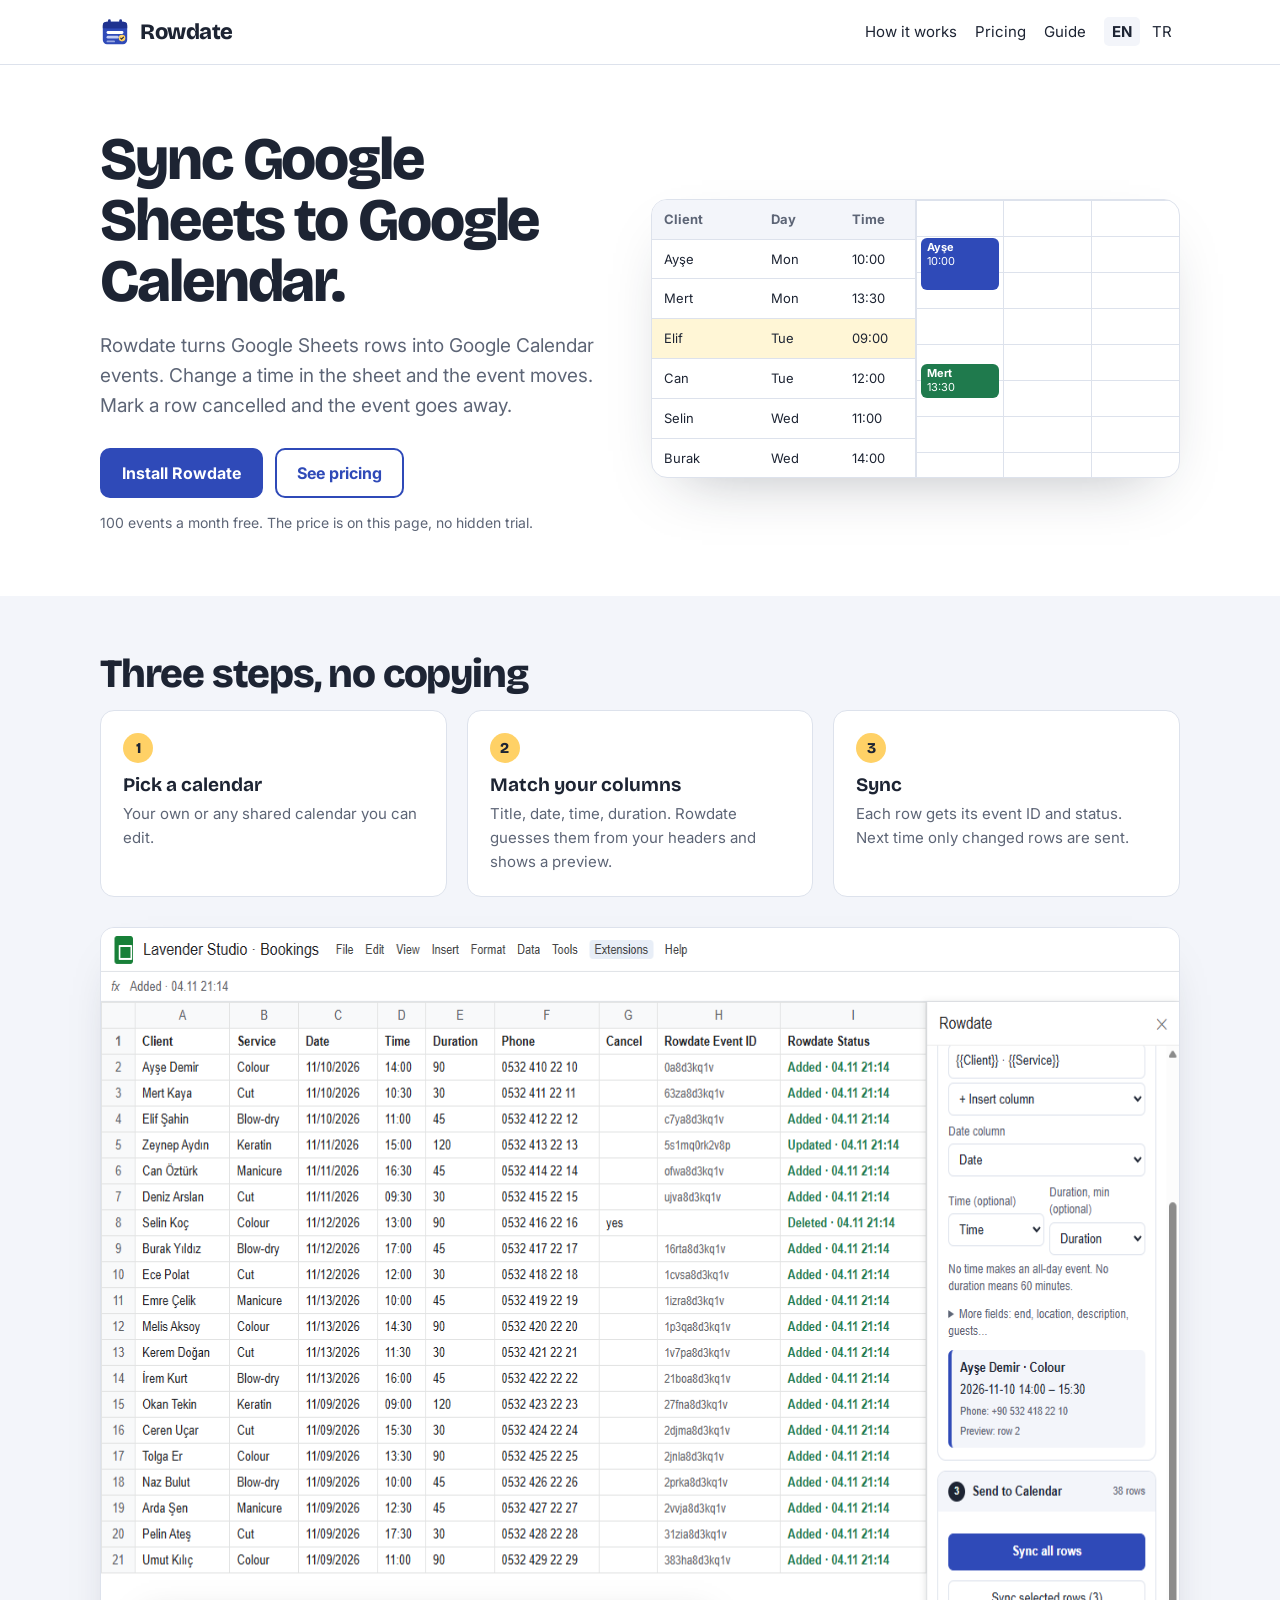
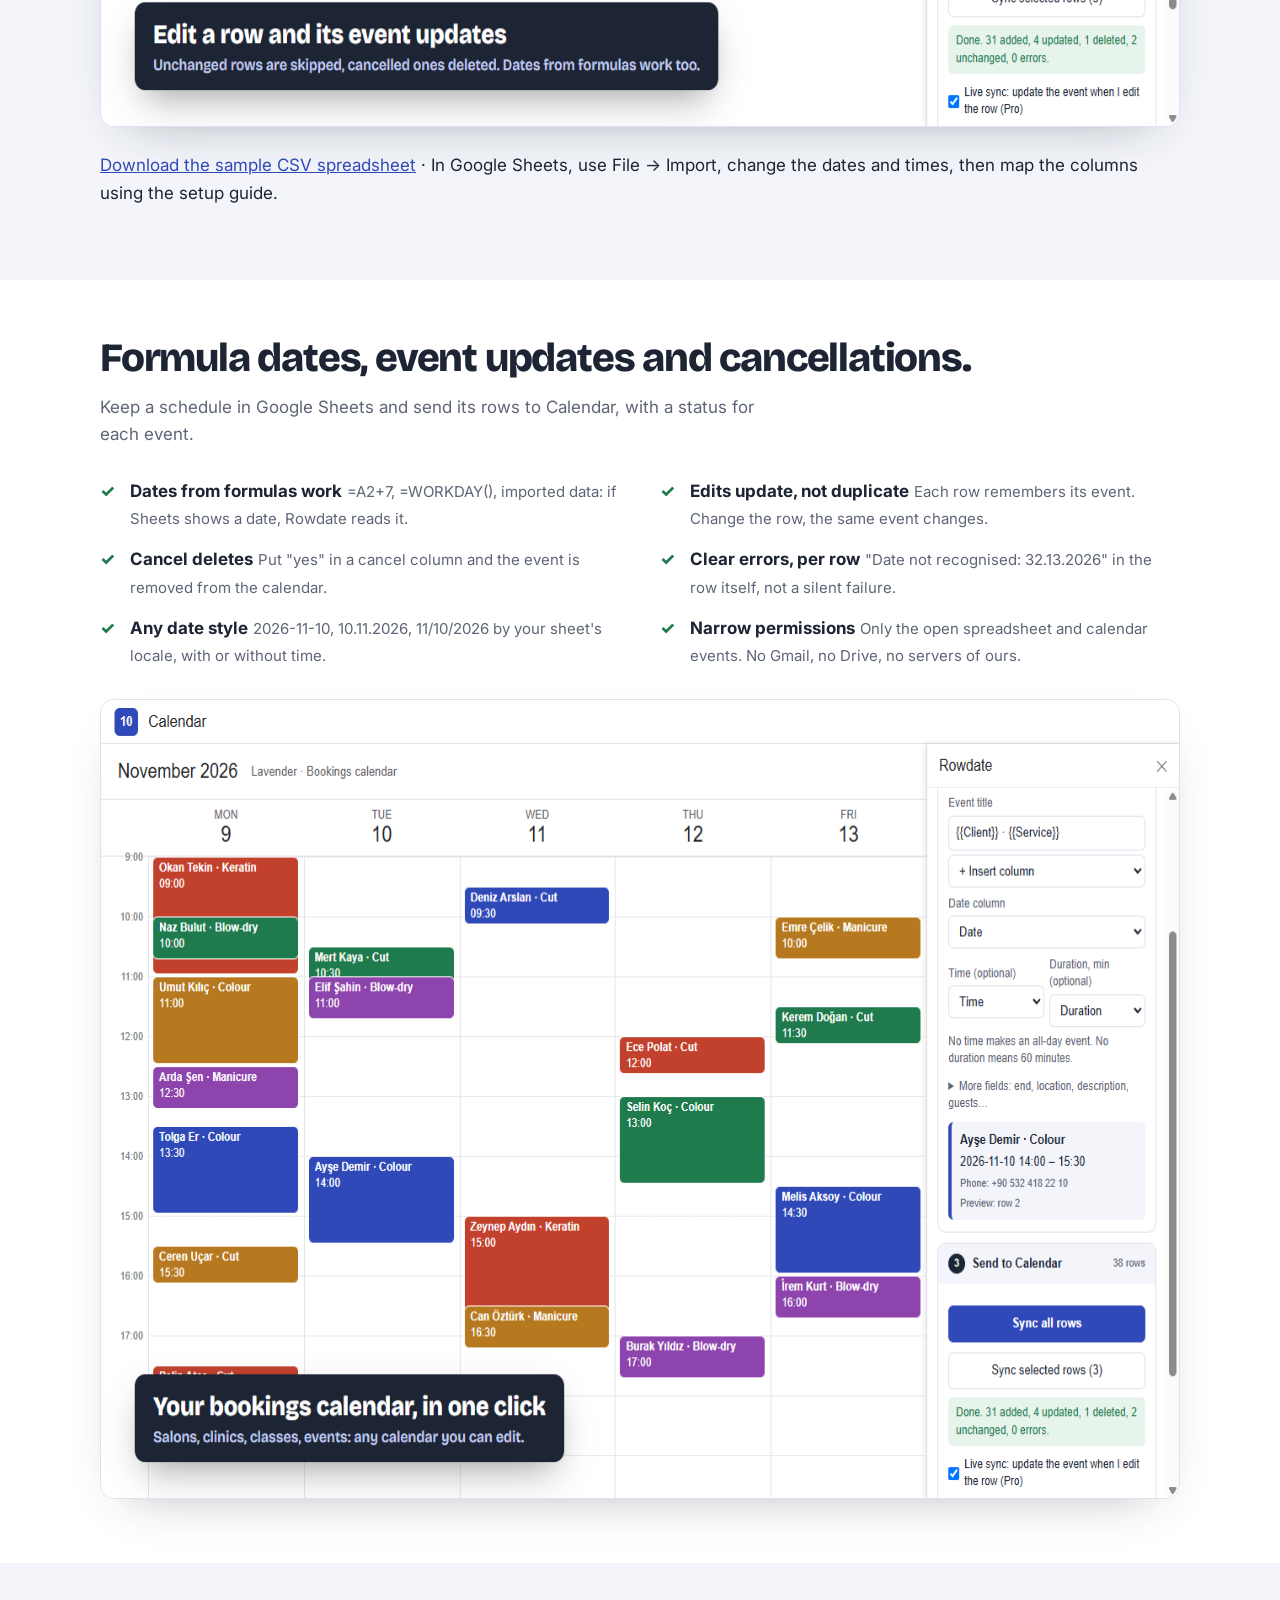
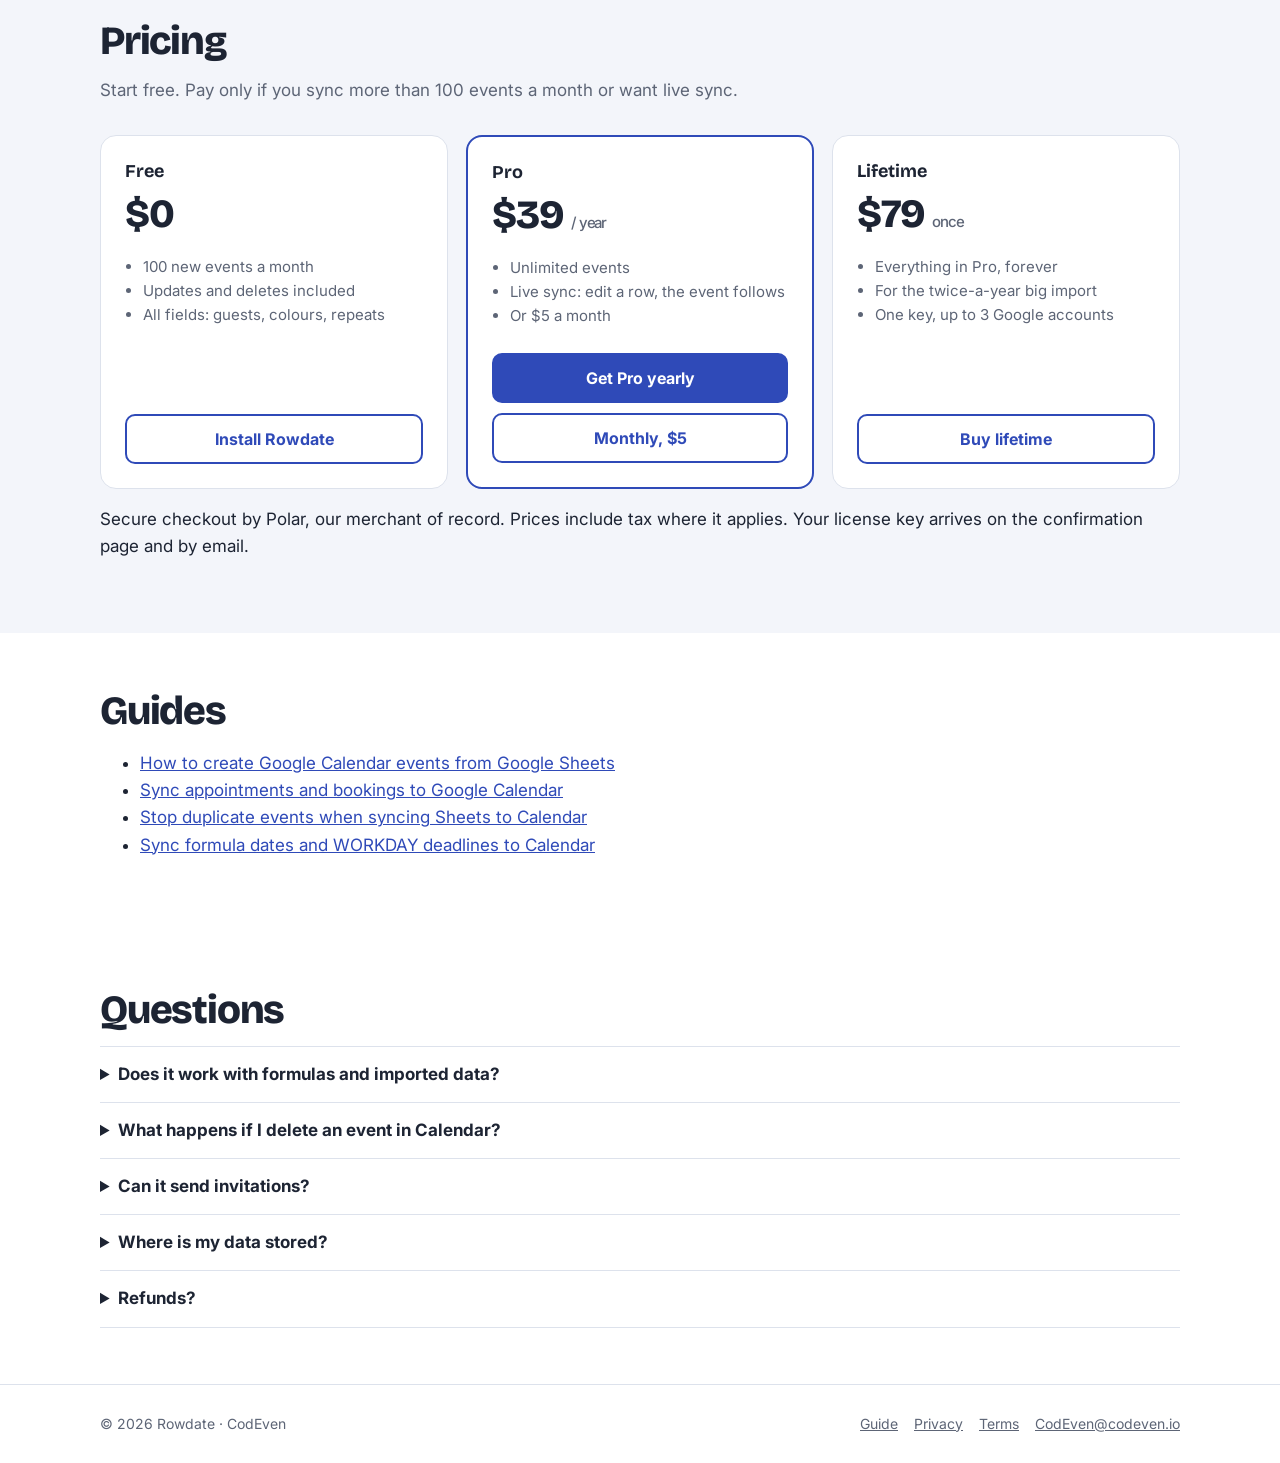
<file: index.html>
<!DOCTYPE html>

<html lang="en">
<head>
<meta charset="utf-8"/>
<meta content="width=device-width, initial-scale=1" name="viewport"/>
<title>Google Sheets to Google Calendar Sync Add-on | Rowdate</title>
<meta content="Turn Google Sheets rows into Google Calendar events and keep them in sync. Edit a row and the event updates, mark it cancelled and it is removed. 100 free events a month." name="description"/>
<link href="https://rowdate.codeven.io/" rel="canonical"/>
<meta content="website" property="og:type"/>
<meta content="Rowdate" property="og:site_name"/>
<meta content="Google Sheets to Google Calendar Sync Add-on | Rowdate" property="og:title"/>
<meta content="Turn Google Sheets rows into Google Calendar events and keep them in sync. Edit a row and the event updates, mark it cancelled and it is removed. 100 free events a month." property="og:description"/>
<meta content="https://rowdate.codeven.io/" property="og:url"/>
<meta content="https://rowdate.codeven.io/shot-en-3-calendar.png" property="og:image"/>
<meta content="summary_large_image" name="twitter:card"/>
<script type="application/ld+json">{"@context": "https://schema.org", "@type": "SoftwareApplication", "name": "Rowdate", "description": "Turn Google Sheets rows into Google Calendar events and keep them in sync. Edit a row and the event updates, mark it cancelled and it is removed. 100 free events a month.", "url": "https://rowdate.codeven.io/", "image": "https://rowdate.codeven.io/shot-en-3-calendar.png", "applicationCategory": "BusinessApplication", "applicationSubCategory": "Calendar and scheduling", "operatingSystem": "Web (Google Sheets add-on)", "installUrl": "https://workspace.google.com/marketplace/app/rowdate/1047319266412", "offers": [{"@type": "Offer", "name": "Free", "price": "0", "priceCurrency": "USD"}, {"@type": "Offer", "name": "Pro monthly", "price": "5", "priceCurrency": "USD"}, {"@type": "Offer", "name": "Pro yearly", "price": "39", "priceCurrency": "USD"}, {"@type": "Offer", "name": "Lifetime", "price": "79", "priceCurrency": "USD"}], "publisher": {"@type": "Organization", "name": "CodEven", "url": "https://www.codeven.io"}, "inLanguage": "en"}</script>
<link href="/logo.svg" rel="icon" type="image/svg+xml"/>
<link href="https://fonts.googleapis.com" rel="preconnect"/>
<link href="https://fonts.googleapis.com/css2?family=Bricolage+Grotesque:opsz,wght@12..96,700;12..96,800&amp;family=Inter:wght@400;600;700&amp;display=swap" rel="stylesheet"/>
<link href="/style.css" rel="stylesheet"/>
<link href="https://rowdate.codeven.io/" hreflang="en" rel="alternate"/><link href="https://rowdate.codeven.io/tr/" hreflang="tr" rel="alternate"/><link href="https://rowdate.codeven.io/" hreflang="x-default" rel="alternate"/></head>
<body data-fixed-lang="en" data-lang="en">
<header class="top"><div class="wrap">
<a class="brand" href="/"><img alt="" height="30" src="/logo.svg" width="30"/> Rowdate</a>
<nav>
<a class="hide-sm" href="#how"><span data-l="en">How it works</span></a>
<a class="hide-sm" href="#pricing"><span data-l="en">Pricing</span></a>
<a href="/guide"><span data-l="en">Guide</span></a>
<span class="langs"><a aria-current="page" href="/" hreflang="en">EN</a> <a href="/tr/" hreflang="tr">TR</a> </span>
</nav>
</div></header>
<main>
<section class="hero"><div class="wrap">
<div>
<h1 data-l="en">Sync Google Sheets to Google Calendar.</h1>

<p class="lead" data-l="en">Rowdate turns Google Sheets rows into Google Calendar events. Change a time in the sheet and the event moves. Mark a row cancelled and the event goes away.</p>

<div class="cta">
<a class="btn primary" href="https://workspace.google.com/marketplace/app/rowdate/1047319266412"><span data-l="en">Install Rowdate</span></a>
<a class="btn ghost" href="#pricing"><span data-l="en">See pricing</span></a>
</div>
<p class="fine" data-l="en">100 events a month free. The price is on this page, no hidden trial.</p>

</div>
<div aria-hidden="true" class="demo">
<div class="sheet">
<div><span><span data-l="en">Client</span></span><span><span data-l="en">Day</span></span><span><span data-l="en">Time</span></span></div>
<div data-ev="e1"><span>Ayşe</span><span><span data-l="en">Mon</span></span><span>10:00</span></div>
<div data-ev="e2"><span>Mert</span><span><span data-l="en">Mon</span></span><span>13:30</span></div>
<div data-ev="e3"><span>Elif</span><span><span data-l="en">Tue</span></span><span>09:00</span></div>
<div data-ev="e4"><span>Can</span><span><span data-l="en">Tue</span></span><span>12:00</span></div>
<div data-ev="e5"><span>Selin</span><span><span data-l="en">Wed</span></span><span>11:00</span></div>
<div data-ev="e6"><span>Burak</span><span><span data-l="en">Wed</span></span><span>14:00</span></div>
</div>
<div class="week">
<div class="day" style="left:0;width:33.3%">
<div class="ev" id="e1" style="top:38px;height:52px;background:#2f4ab8"><b>Ayşe</b>10:00</div>
<div class="ev" id="e2" style="top:164px;height:34px;background:#1f7a4d"><b>Mert</b>13:30</div>
</div>
<div class="day" style="left:33.3%;width:33.3%">
<div class="ev" id="e3" style="top:2px;height:52px;background:#8e44ad"><b>Elif</b>09:00</div>
<div class="ev" id="e4" style="top:110px;height:52px;background:#c2412d"><b>Can</b>12:00</div>
</div>
<div class="day" style="left:66.6%;width:33.4%">
<div class="ev" id="e5" style="top:74px;height:34px;background:#b7791f"><b>Selin</b>11:00</div>
<div class="ev" id="e6" style="top:182px;height:52px;background:#2f4ab8"><b>Burak</b>14:00</div>
</div>
</div>
</div>
</div></section>
<section class="wash" id="how"><div class="wrap">
<h2 data-l="en">Three steps, no copying</h2>

<ol class="steps">
<li><h3 data-l="en">Pick a calendar</h3>
<p data-l="en">Your own or any shared calendar you can edit.</p></li>
<li><h3 data-l="en">Match your columns</h3>
<p data-l="en">Title, date, time, duration. Rowdate guesses them from your headers and shows a preview.</p></li>
<li><h3 data-l="en">Sync</h3>
<p data-l="en">Each row gets its event ID and status. Next time only changed rows are sent.</p></li>
</ol>
<img alt="A Google Sheet of bookings with Rowdate status columns and the Rowdate sidebar" class="shot" data-l="en" height="800" loading="lazy" src="/shot-en-2-done.png" width="1280"/>

<p class="fine"><a download="rowdate-sample.csv" href="/rowdate-sample.csv">Download the sample CSV spreadsheet</a> · In Google Sheets, use File → Import, change the dates and times, then map the columns using the setup guide.</p></div></section>
<section><div class="wrap">
<h2 data-l="en">Formula dates, event updates and cancellations.</h2>

<p class="sub" data-l="en">Keep a schedule in Google Sheets and send its rows to Calendar, with a status for each event.</p>

<ul class="fixes">
<li><b data-l="en">Dates from formulas work</b>
<span data-l="en">=A2+7, =WORKDAY(), imported data: if Sheets shows a date, Rowdate reads it.</span></li>
<li><b data-l="en">Edits update, not duplicate</b>
<span data-l="en">Each row remembers its event. Change the row, the same event changes.</span></li>
<li><b data-l="en">Cancel deletes</b>
<span data-l="en">Put "yes" in a cancel column and the event is removed from the calendar.</span></li>
<li><b data-l="en">Clear errors, per row</b>
<span data-l="en">"Date not recognised: 32.13.2026" in the row itself, not a silent failure.</span></li>
<li><b data-l="en">Any date style</b>
<span data-l="en">2026-11-10, 10.11.2026, 11/10/2026 by your sheet's locale, with or without time.</span></li>
<li><b data-l="en">Narrow permissions</b>
<span data-l="en">Only the open spreadsheet and calendar events. No Gmail, no Drive, no servers of ours.</span></li>
</ul>
<img alt="A week view of the calendar filled with bookings from the sheet" class="shot" data-l="en" height="800" loading="lazy" src="/shot-en-3-calendar.png" width="1280"/>

</div></section>
<section class="wash" id="pricing"><div class="wrap">
<h2 data-l="en">Pricing</h2>
<p class="sub" data-l="en">Start free. Pay only if you sync more than 100 events a month or want live sync.</p>

<div class="prices">
<div class="price">
<h3 data-l="en">Free</h3>
<div class="amt">$0</div>
<ul data-l="en"><li>100 new events a month</li><li>Updates and deletes included</li><li>All fields: guests, colours, repeats</li></ul>

<a class="btn ghost" href="https://workspace.google.com/marketplace/app/rowdate/1047319266412"><span data-l="en">Install Rowdate</span></a>
</div>
<div class="price pick">
<h3>Pro</h3>
<div class="amt">$39 <small data-l="en">/ year</small></div>
<ul data-l="en"><li>Unlimited events</li><li>Live sync: edit a row, the event follows</li><li>Or $5 a month</li></ul>

<a class="btn primary" href="https://buy.polar.sh/polar_cl_UVCASUFlJ3zMLotw4Rg9ggLsleIpURrErWCNH1DdBOD"><span data-l="en">Get Pro yearly</span></a>
<a class="btn ghost" href="https://buy.polar.sh/polar_cl_9T73RqGZJO36iAeYZHyxpCRS9guMxdg6vF0Fa0MUsuD"><span data-l="en">Monthly, $5</span></a>
</div>
<div class="price">
<h3 data-l="en">Lifetime</h3>
<div class="amt">$79 <small data-l="en">once</small></div>
<ul data-l="en"><li>Everything in Pro, forever</li><li>For the twice-a-year big import</li><li>One key, up to 3 Google accounts</li></ul>

<a class="btn ghost" href="https://buy.polar.sh/polar_cl_cJisBX95gytCzHY31EBLqw5EzPcWGKigFzKrP3uAljF"><span data-l="en">Buy lifetime</span></a>
</div>
</div>
<p class="fine" data-l="en">Secure checkout by Polar, our merchant of record. Prices include tax where it applies. Your license key arrives on the confirmation page and by email.</p>

</div></section>
<section class="guides"><div class="wrap">
<h2 data-l="en">Guides</h2>
<ul>
<li><a href="/google-sheets-to-google-calendar">How to create Google Calendar events from Google Sheets</a></li>
<li><a href="/sync-appointments-google-sheets-calendar">Sync appointments and bookings to Google Calendar</a></li>
<li><a href="/duplicate-events-google-sheets-calendar">Stop duplicate events when syncing Sheets to Calendar</a></li>
<li><a href="/google-sheets-formula-dates-calendar">Sync formula dates and WORKDAY deadlines to Calendar</a></li>
</ul>
</div></section>
<section class="faq"><div class="wrap">
<h2 data-l="en">Questions</h2>
<details><summary data-l="en">Does it work with formulas and imported data?</summary>
<p data-l="en">Yes. Rowdate reads the value Sheets calculated, in your spreadsheet's time zone. Text dates like 10.11.2026 or 2026-11-10 14:30 work too.</p>
</details>
<details><summary data-l="en">What happens if I delete an event in Calendar?</summary>
<p data-l="en">The next sync creates it again from the row. The sheet is the source of truth; to remove an event, use the cancel column.</p>
</details>
<details><summary data-l="en">Can it send invitations?</summary>
<p data-l="en">Yes, if you map a guest email column and tick "Email invitations to guests". Otherwise guests are added silently.</p>
</details>
<details><summary data-l="en">Where is my data stored?</summary>
<p data-l="en">In your spreadsheet and your calendar. Rowdate runs inside Google Apps Script and only talks to the Google Calendar API and our license checker.</p>
</details>
<details><summary data-l="en">Refunds?</summary>
<p data-l="en">Email us within 14 days of your first payment for a full refund. You can cancel any time.</p>
</details>
</div></section>
</main>
<footer class="site"><div class="wrap">
<div>© 2026 Rowdate · CodEven</div>
<div><a href="/guide">Guide</a><a href="/privacy">Privacy</a><a href="/terms">Terms</a><a data-support="" href="#"></a></div>
</div></footer>
<script src="/site.js"></script>
</body>
</html>
</file>
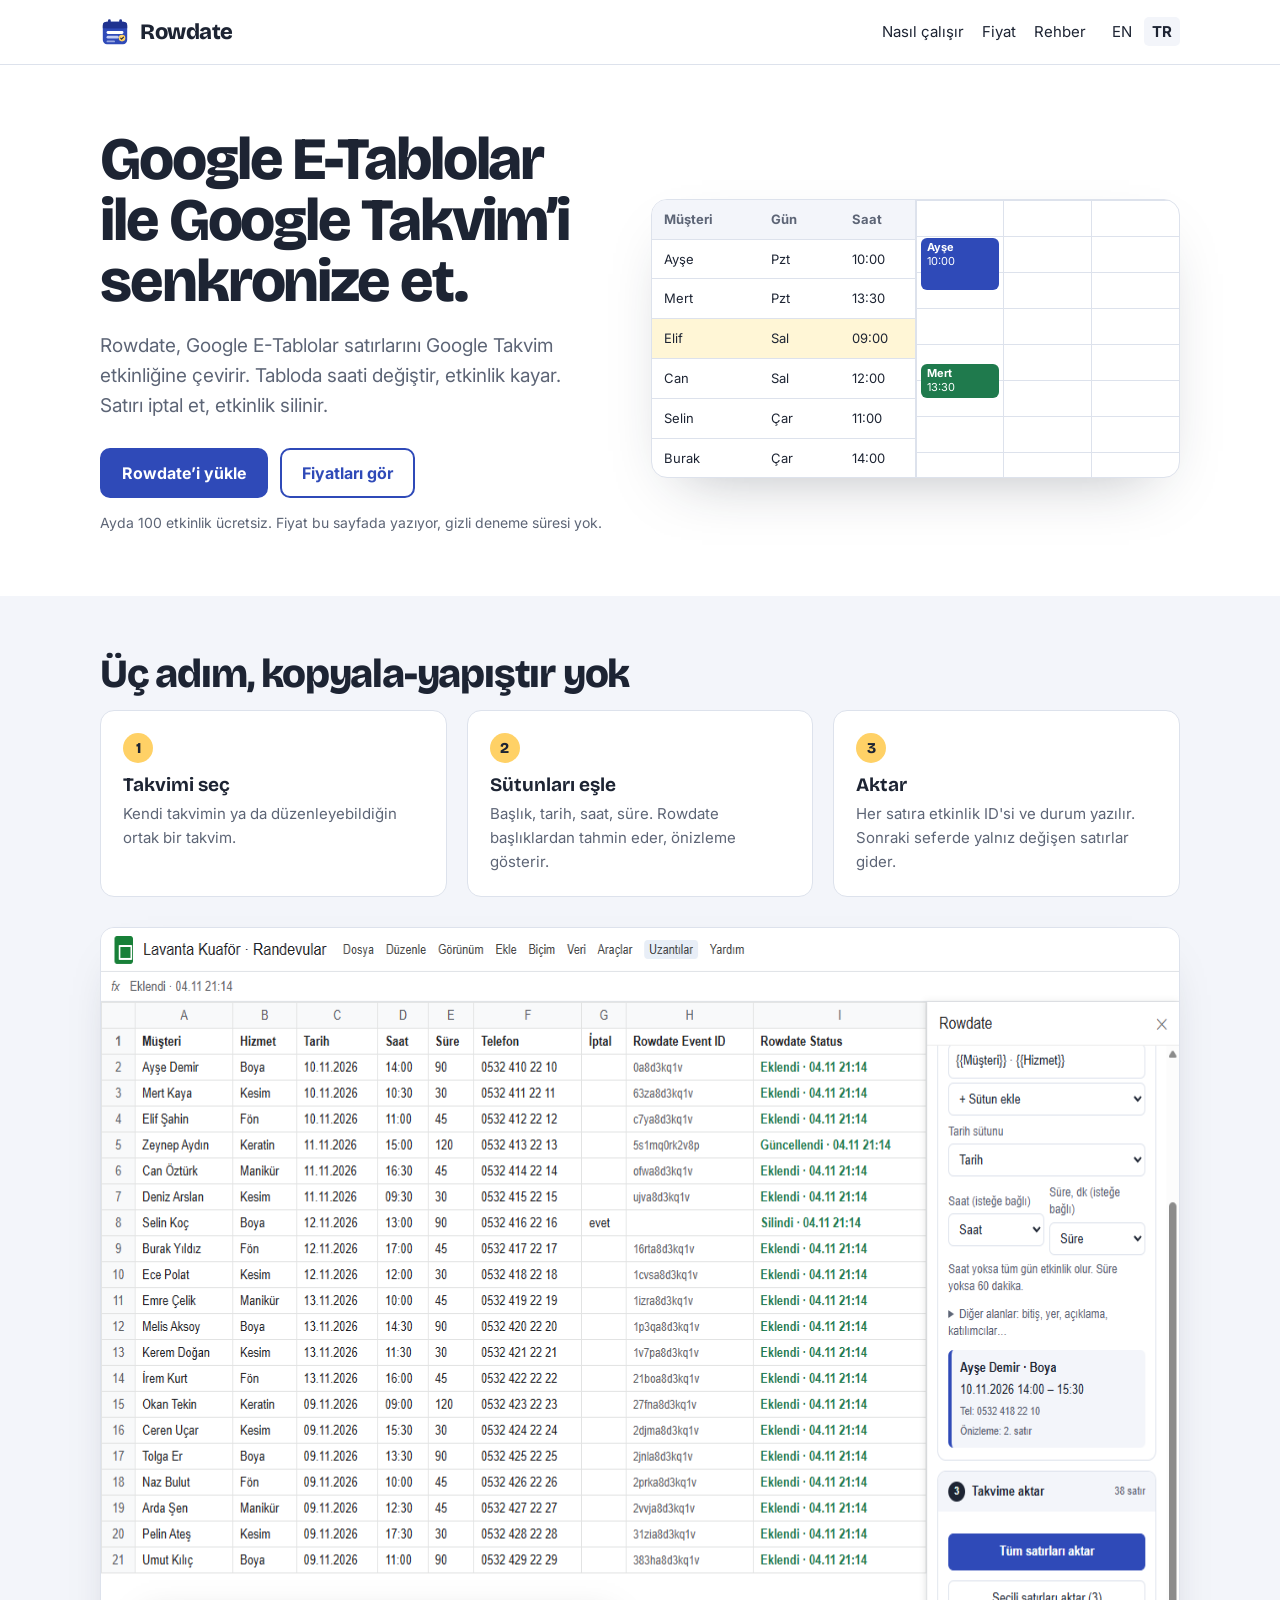
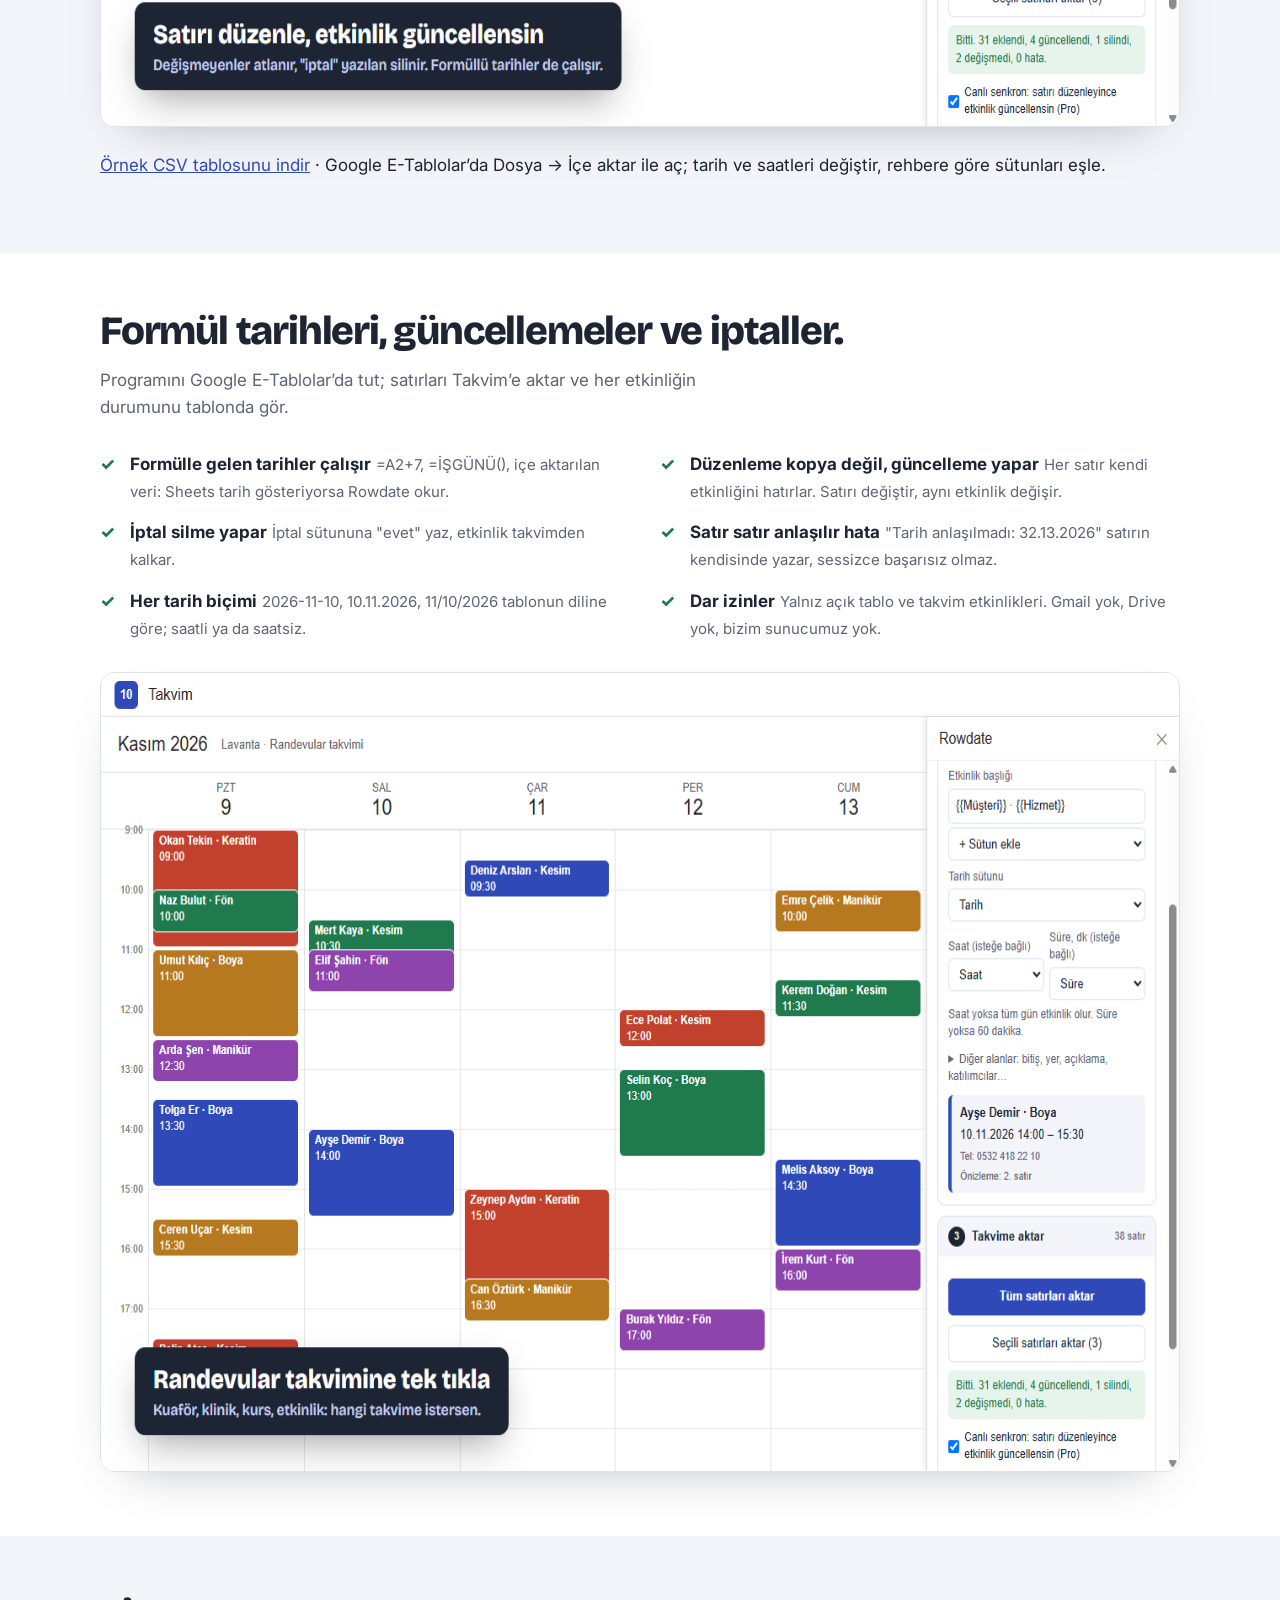
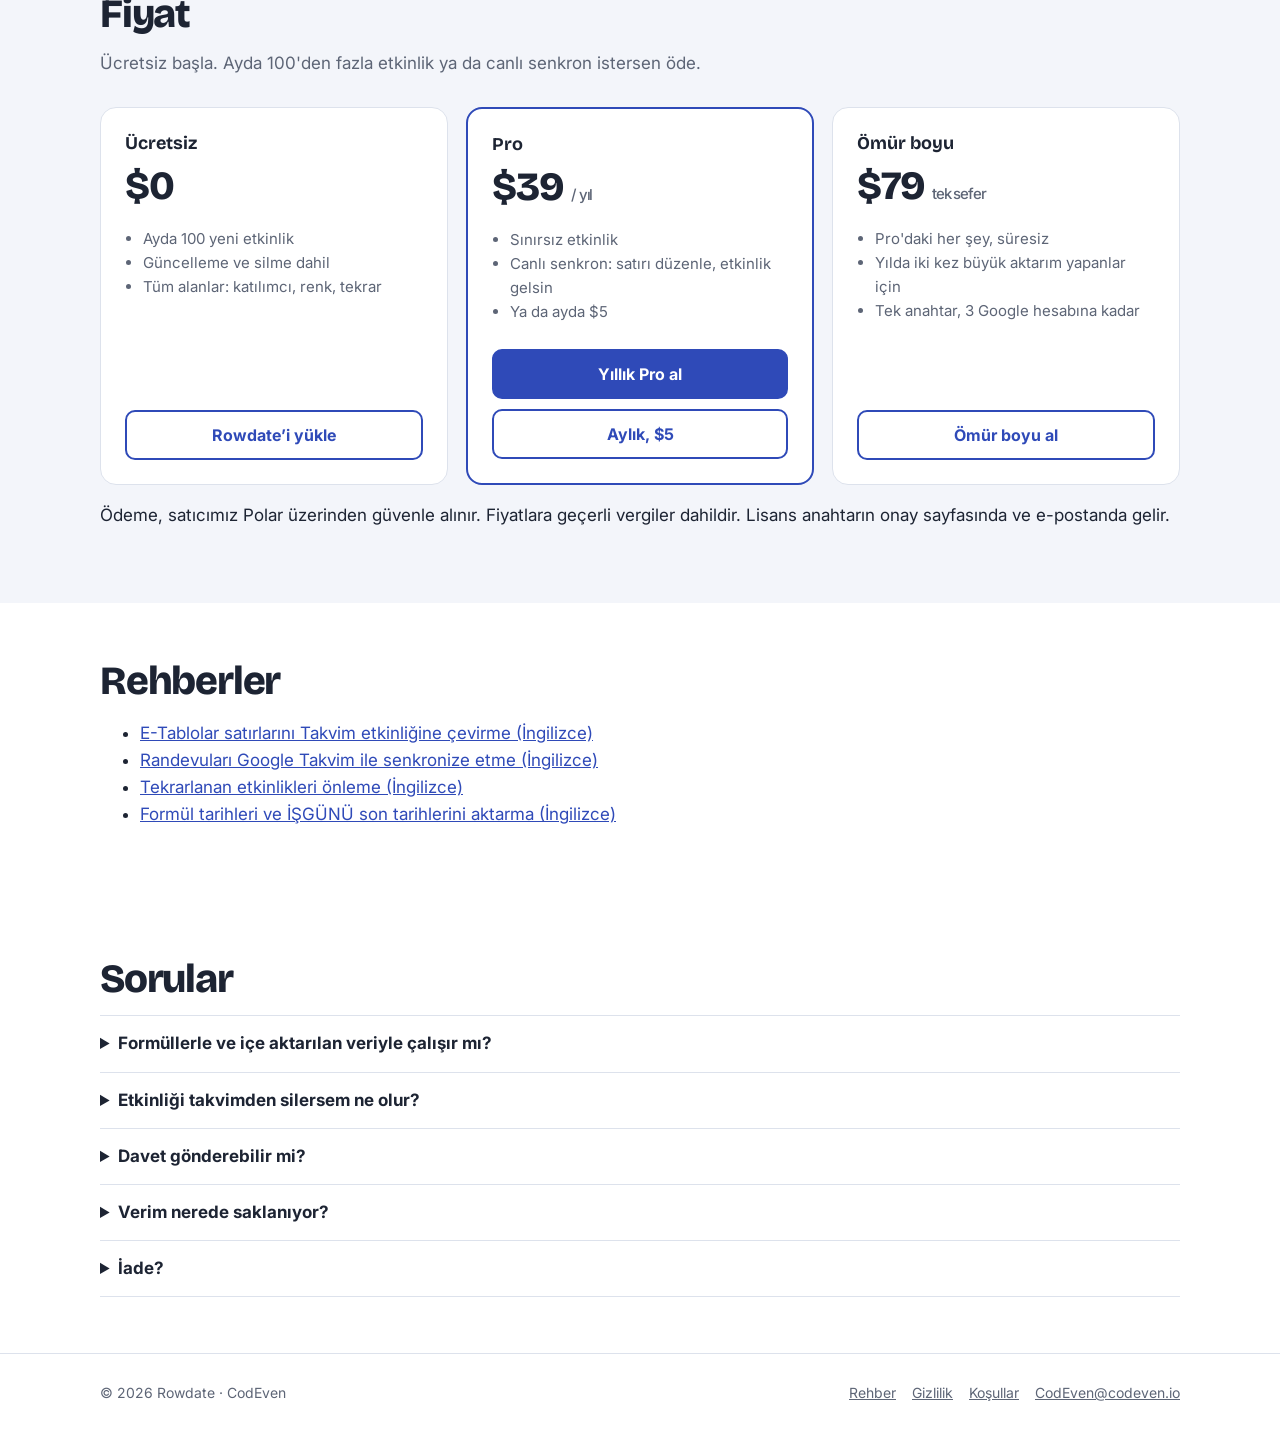
<file: tr/index.html>
<!DOCTYPE html>

<html lang="tr">
<head>
<meta charset="utf-8"/>
<meta content="width=device-width, initial-scale=1" name="viewport"/>
<title>Google E-Tablolar ile Google Takvim Senkronizasyonu | Rowdate</title>
<meta content="Google E-Tablolar satırlarını Google Takvim etkinliklerine aktar. Randevuları güncelle, iptal et, formülle hesaplanan tarihleri kullan. Ayda 100 yeni etkinlik ücretsiz." name="description"/>
<link href="https://rowdate.codeven.io/tr/" rel="canonical"/>
<meta content="website" property="og:type"/>
<meta content="Rowdate" property="og:site_name"/>
<meta content="Google E-Tablolar ile Google Takvim Senkronizasyonu | Rowdate" property="og:title"/>
<meta content="Google E-Tablolar satırlarını Google Takvim etkinliklerine aktar. Randevuları güncelle, iptal et, formülle hesaplanan tarihleri kullan. Ayda 100 yeni etkinlik ücretsiz." property="og:description"/>
<meta content="https://rowdate.codeven.io/tr/" property="og:url"/>
<meta content="https://rowdate.codeven.io/shot-tr-3-calendar.png" property="og:image"/>
<meta content="summary_large_image" name="twitter:card"/>
<script type="application/ld+json">{"@context": "https://schema.org", "@type": "SoftwareApplication", "name": "Rowdate", "description": "Google E-Tablolar satırlarını Google Takvim etkinliklerine aktar. Randevuları güncelle, iptal et, formülle hesaplanan tarihleri kullan. Ayda 100 yeni etkinlik ücretsiz.", "url": "https://rowdate.codeven.io/tr/", "image": "https://rowdate.codeven.io/shot-tr-3-calendar.png", "applicationCategory": "BusinessApplication", "applicationSubCategory": "Calendar and scheduling", "operatingSystem": "Web (Google Sheets add-on)", "installUrl": "https://workspace.google.com/marketplace/app/rowdate/1047319266412", "offers": [{"@type": "Offer", "name": "Free", "price": "0", "priceCurrency": "USD"}, {"@type": "Offer", "name": "Pro monthly", "price": "5", "priceCurrency": "USD"}, {"@type": "Offer", "name": "Pro yearly", "price": "39", "priceCurrency": "USD"}, {"@type": "Offer", "name": "Lifetime", "price": "79", "priceCurrency": "USD"}], "publisher": {"@type": "Organization", "name": "CodEven", "url": "https://www.codeven.io"}, "inLanguage": "tr"}</script>
<link href="/logo.svg" rel="icon" type="image/svg+xml"/>
<link href="https://fonts.googleapis.com" rel="preconnect"/>
<link href="https://fonts.googleapis.com/css2?family=Bricolage+Grotesque:opsz,wght@12..96,700;12..96,800&amp;family=Inter:wght@400;600;700&amp;display=swap" rel="stylesheet"/>
<link href="/style.css" rel="stylesheet"/>
<link href="https://rowdate.codeven.io/" hreflang="en" rel="alternate"/><link href="https://rowdate.codeven.io/tr/" hreflang="tr" rel="alternate"/><link href="https://rowdate.codeven.io/" hreflang="x-default" rel="alternate"/></head>
<body data-fixed-lang="tr" data-lang="tr">
<header class="top"><div class="wrap">
<a class="brand" href="/tr/"><img alt="" height="30" src="/logo.svg" width="30"/> Rowdate</a>
<nav>
<a class="hide-sm" href="#how"><span data-l="tr">Nasıl çalışır</span></a>
<a class="hide-sm" href="#pricing"><span data-l="tr">Fiyat</span></a>
<a href="/guide"><span data-l="tr">Rehber</span></a>
<span class="langs"><a href="/" hreflang="en">EN</a> <a aria-current="page" href="/tr/" hreflang="tr">TR</a> </span>
</nav>
</div></header>
<main>
<section class="hero"><div class="wrap">
<div>

<h1 data-l="tr">Google E-Tablolar ile Google Takvim’i senkronize et.</h1>

<p class="lead" data-l="tr">Rowdate, Google E-Tablolar satırlarını Google Takvim etkinliğine çevirir. Tabloda saati değiştir, etkinlik kayar. Satırı iptal et, etkinlik silinir.</p>
<div class="cta">
<a class="btn primary" href="https://workspace.google.com/marketplace/app/rowdate/1047319266412"><span data-l="tr">Rowdate’i yükle</span></a>
<a class="btn ghost" href="#pricing"><span data-l="tr">Fiyatları gör</span></a>
</div>

<p class="fine" data-l="tr">Ayda 100 etkinlik ücretsiz. Fiyat bu sayfada yazıyor, gizli deneme süresi yok.</p>
</div>
<div aria-hidden="true" class="demo">
<div class="sheet">
<div><span><span data-l="tr">Müşteri</span></span><span><span data-l="tr">Gün</span></span><span><span data-l="tr">Saat</span></span></div>
<div data-ev="e1"><span>Ayşe</span><span><span data-l="tr">Pzt</span></span><span>10:00</span></div>
<div data-ev="e2"><span>Mert</span><span><span data-l="tr">Pzt</span></span><span>13:30</span></div>
<div data-ev="e3"><span>Elif</span><span><span data-l="tr">Sal</span></span><span>09:00</span></div>
<div data-ev="e4"><span>Can</span><span><span data-l="tr">Sal</span></span><span>12:00</span></div>
<div data-ev="e5"><span>Selin</span><span><span data-l="tr">Çar</span></span><span>11:00</span></div>
<div data-ev="e6"><span>Burak</span><span><span data-l="tr">Çar</span></span><span>14:00</span></div>
</div>
<div class="week">
<div class="day" style="left:0;width:33.3%">
<div class="ev" id="e1" style="top:38px;height:52px;background:#2f4ab8"><b>Ayşe</b>10:00</div>
<div class="ev" id="e2" style="top:164px;height:34px;background:#1f7a4d"><b>Mert</b>13:30</div>
</div>
<div class="day" style="left:33.3%;width:33.3%">
<div class="ev" id="e3" style="top:2px;height:52px;background:#8e44ad"><b>Elif</b>09:00</div>
<div class="ev" id="e4" style="top:110px;height:52px;background:#c2412d"><b>Can</b>12:00</div>
</div>
<div class="day" style="left:66.6%;width:33.4%">
<div class="ev" id="e5" style="top:74px;height:34px;background:#b7791f"><b>Selin</b>11:00</div>
<div class="ev" id="e6" style="top:182px;height:52px;background:#2f4ab8"><b>Burak</b>14:00</div>
</div>
</div>
</div>
</div></section>
<section class="wash" id="how"><div class="wrap">

<h2 data-l="tr">Üç adım, kopyala-yapıştır yok</h2>
<ol class="steps">
<li><h3 data-l="tr">Takvimi seç</h3>
<p data-l="tr">Kendi takvimin ya da düzenleyebildiğin ortak bir takvim.</p></li>
<li><h3 data-l="tr">Sütunları eşle</h3>
<p data-l="tr">Başlık, tarih, saat, süre. Rowdate başlıklardan tahmin eder, önizleme gösterir.</p></li>
<li><h3 data-l="tr">Aktar</h3>
<p data-l="tr">Her satıra etkinlik ID'si ve durum yazılır. Sonraki seferde yalnız değişen satırlar gider.</p></li>
</ol>

<img alt="Rowdate durum sütunları ve kenar paneliyle bir randevu tablosu" class="shot" data-l="tr" height="800" loading="lazy" src="/shot-tr-2-done.png" width="1280"/>
<p class="fine"><a download="rowdate-sample.csv" href="/rowdate-sample.csv">Örnek CSV tablosunu indir</a> · Google E-Tablolar’da Dosya → İçe aktar ile aç; tarih ve saatleri değiştir, rehbere göre sütunları eşle.</p></div></section>
<section><div class="wrap">

<h2 data-l="tr">Formül tarihleri, güncellemeler ve iptaller.</h2>

<p class="sub" data-l="tr">Programını Google E-Tablolar’da tut; satırları Takvim’e aktar ve her etkinliğin durumunu tablonda gör.</p>
<ul class="fixes">
<li><b data-l="tr">Formülle gelen tarihler çalışır</b>
<span data-l="tr">=A2+7, =İŞGÜNÜ(), içe aktarılan veri: Sheets tarih gösteriyorsa Rowdate okur.</span></li>
<li><b data-l="tr">Düzenleme kopya değil, güncelleme yapar</b>
<span data-l="tr">Her satır kendi etkinliğini hatırlar. Satırı değiştir, aynı etkinlik değişir.</span></li>
<li><b data-l="tr">İptal silme yapar</b>
<span data-l="tr">İptal sütununa "evet" yaz, etkinlik takvimden kalkar.</span></li>
<li><b data-l="tr">Satır satır anlaşılır hata</b>
<span data-l="tr">"Tarih anlaşılmadı: 32.13.2026" satırın kendisinde yazar, sessizce başarısız olmaz.</span></li>
<li><b data-l="tr">Her tarih biçimi</b>
<span data-l="tr">2026-11-10, 10.11.2026, 11/10/2026 tablonun diline göre; saatli ya da saatsiz.</span></li>
<li><b data-l="tr">Dar izinler</b>
<span data-l="tr">Yalnız açık tablo ve takvim etkinlikleri. Gmail yok, Drive yok, bizim sunucumuz yok.</span></li>
</ul>

<img alt="Tablodaki randevularla dolmuş haftalık takvim görünümü" class="shot" data-l="tr" height="800" loading="lazy" src="/shot-tr-3-calendar.png" width="1280"/>
</div></section>
<section class="wash" id="pricing"><div class="wrap">
<h2 data-l="tr">Fiyat</h2>

<p class="sub" data-l="tr">Ücretsiz başla. Ayda 100'den fazla etkinlik ya da canlı senkron istersen öde.</p>
<div class="prices">
<div class="price">
<h3 data-l="tr">Ücretsiz</h3>
<div class="amt">$0</div>

<ul data-l="tr"><li>Ayda 100 yeni etkinlik</li><li>Güncelleme ve silme dahil</li><li>Tüm alanlar: katılımcı, renk, tekrar</li></ul>
<a class="btn ghost" href="https://workspace.google.com/marketplace/app/rowdate/1047319266412"><span data-l="tr">Rowdate’i yükle</span></a>
</div>
<div class="price pick">
<h3>Pro</h3>
<div class="amt">$39 <small data-l="tr">/ yıl</small></div>

<ul data-l="tr"><li>Sınırsız etkinlik</li><li>Canlı senkron: satırı düzenle, etkinlik gelsin</li><li>Ya da ayda $5</li></ul>
<a class="btn primary" href="https://buy.polar.sh/polar_cl_UVCASUFlJ3zMLotw4Rg9ggLsleIpURrErWCNH1DdBOD"><span data-l="tr">Yıllık Pro al</span></a>
<a class="btn ghost" href="https://buy.polar.sh/polar_cl_9T73RqGZJO36iAeYZHyxpCRS9guMxdg6vF0Fa0MUsuD"><span data-l="tr">Aylık, $5</span></a>
</div>
<div class="price">
<h3 data-l="tr">Ömür boyu</h3>
<div class="amt">$79 <small data-l="tr">tek sefer</small></div>

<ul data-l="tr"><li>Pro'daki her şey, süresiz</li><li>Yılda iki kez büyük aktarım yapanlar için</li><li>Tek anahtar, 3 Google hesabına kadar</li></ul>
<a class="btn ghost" href="https://buy.polar.sh/polar_cl_cJisBX95gytCzHY31EBLqw5EzPcWGKigFzKrP3uAljF"><span data-l="tr">Ömür boyu al</span></a>
</div>
</div>

<p class="fine" data-l="tr">Ödeme, satıcımız Polar üzerinden güvenle alınır. Fiyatlara geçerli vergiler dahildir. Lisans anahtarın onay sayfasında ve e-postanda gelir.</p>
</div></section>
<section class="guides"><div class="wrap">
<h2 data-l="tr">Rehberler</h2>
<ul>
<li><a href="/google-sheets-to-google-calendar">E-Tablolar satırlarını Takvim etkinliğine çevirme (İngilizce)</a></li>
<li><a href="/sync-appointments-google-sheets-calendar">Randevuları Google Takvim ile senkronize etme (İngilizce)</a></li>
<li><a href="/duplicate-events-google-sheets-calendar">Tekrarlanan etkinlikleri önleme (İngilizce)</a></li>
<li><a href="/google-sheets-formula-dates-calendar">Formül tarihleri ve İŞGÜNÜ son tarihlerini aktarma (İngilizce)</a></li>
</ul>
</div></section>
<section class="faq"><div class="wrap">
<h2 data-l="tr">Sorular</h2>
<details><summary data-l="tr">Formüllerle ve içe aktarılan veriyle çalışır mı?</summary>

<p data-l="tr">Evet. Rowdate, Sheets'in hesapladığı değeri tablonun saat diliminde okur. 10.11.2026 ya da 2026-11-10 14:30 gibi metin tarihler de çalışır.</p></details>
<details><summary data-l="tr">Etkinliği takvimden silersem ne olur?</summary>

<p data-l="tr">Sonraki senkronda satırdan yeniden oluşturulur. Esas kaynak tablodur; etkinliği kaldırmak için iptal sütununu kullan.</p></details>
<details><summary data-l="tr">Davet gönderebilir mi?</summary>

<p data-l="tr">Evet; katılımcı e-posta sütununu seçip "Katılımcılara davet e-postası gönder"i işaretlersen. Yoksa katılımcılar sessizce eklenir.</p></details>
<details><summary data-l="tr">Verim nerede saklanıyor?</summary>

<p data-l="tr">Tablonda ve takviminde. Rowdate Google Apps Script içinde çalışır; yalnızca Google Takvim API'si ve lisans kontrolüyle konuşur.</p></details>
<details><summary data-l="tr">İade?</summary>

<p data-l="tr">İlk ödemeden sonraki 14 gün içinde yaz, tam iade yaparız. İstediğin an iptal edebilirsin.</p></details>
</div></section>
</main>
<footer class="site"><div class="wrap">
<div>© 2026 Rowdate · CodEven</div>
<div><a href="/guide">Rehber</a><a href="/privacy">Gizlilik</a><a href="/terms">Koşullar</a><a data-support="" href="#"></a></div>
</div></footer>
<script src="/site.js"></script>
</body>
</html>
</file>
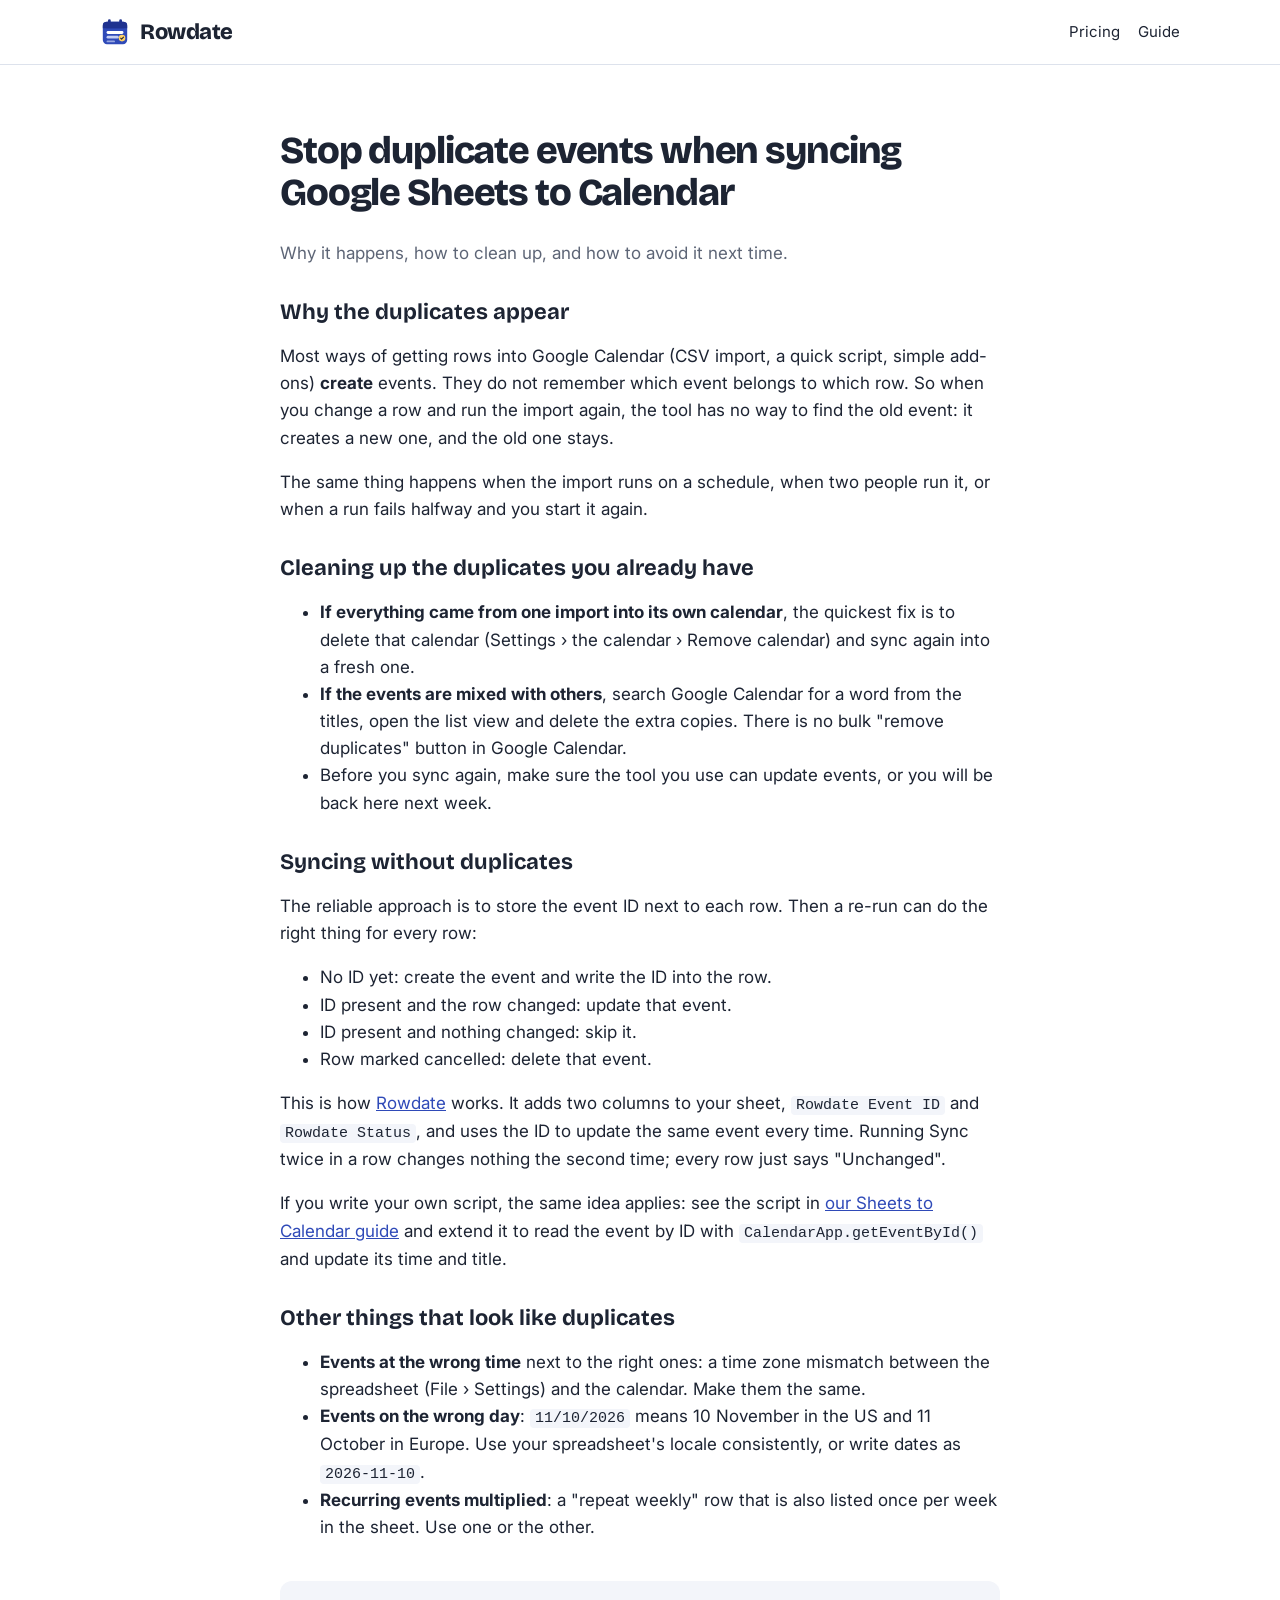
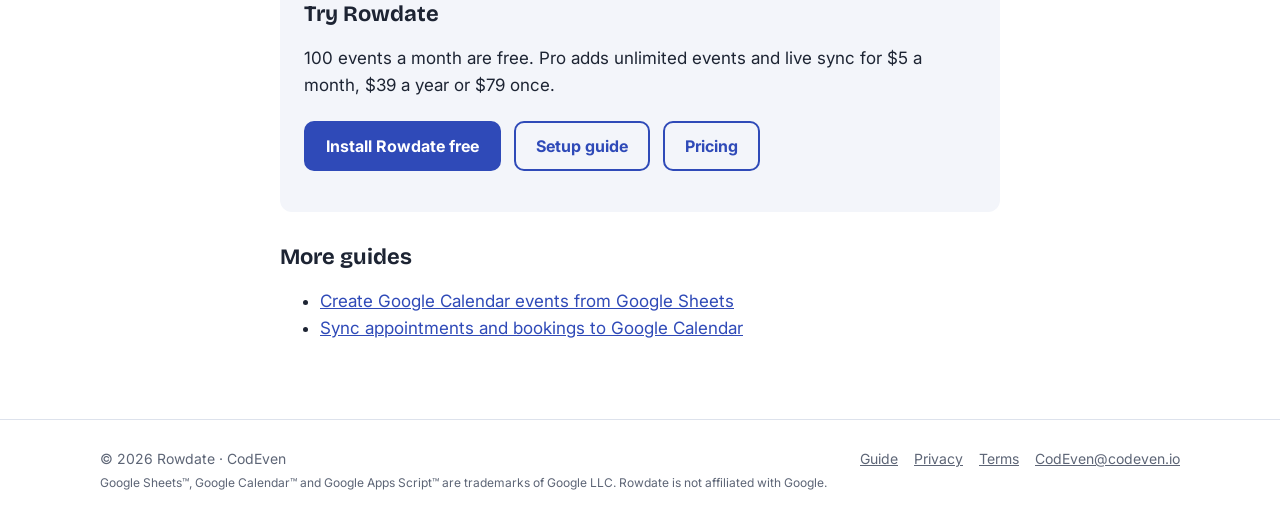
<file: duplicate-events-google-sheets-calendar.html>
<!doctype html>
<html lang="en">
<head>
<meta charset="utf-8">
<meta name="viewport" content="width=device-width, initial-scale=1">
<title>Stop duplicate events when syncing Google Sheets to Calendar</title>
<meta name="description" content="Re-running a Sheets-to-Calendar import creates duplicate events because nothing links the row to its event. How to clean them up and how to sync without duplicates.">
<link rel="canonical" href="https://rowdate.codeven.io/duplicate-events-google-sheets-calendar">
<meta property="og:type" content="article">
<meta property="og:site_name" content="Rowdate">
<meta property="og:title" content="Stop duplicate events when syncing Google Sheets to Calendar">
<meta property="og:description" content="Re-running a Sheets-to-Calendar import creates duplicate events because nothing links the row to its event. How to clean them up and how to sync without duplicates.">
<meta property="og:url" content="https://rowdate.codeven.io/duplicate-events-google-sheets-calendar">
<meta property="og:image" content="https://rowdate.codeven.io/shot-en-3-calendar.png">
<meta name="twitter:card" content="summary_large_image">
<link rel="icon" href="logo.svg" type="image/svg+xml">
<link rel="preconnect" href="https://fonts.googleapis.com">
<link href="https://fonts.googleapis.com/css2?family=Bricolage+Grotesque:opsz,wght@12..96,700;12..96,800&family=Inter:wght@400;600;700&display=swap" rel="stylesheet">
<link rel="stylesheet" href="style.css">
</head>
<body data-lang="en">
<header class="top"><div class="wrap">
  <a class="brand" href="./"><img src="logo.svg" alt="" width="30" height="30"> Rowdate</a>
  <nav><a href="./#pricing">Pricing</a> <a href="guide">Guide</a></nav>
</div></header>
<main class="doc">

<h1>Stop duplicate events when syncing Google Sheets to Calendar</h1>
<p class="updated">Why it happens, how to clean up, and how to avoid it next time.</p>

<h2>Why the duplicates appear</h2>
<p>Most ways of getting rows into Google Calendar (CSV import, a quick script, simple add-ons) <b>create</b> events. They do not remember which event belongs to which row. So when you change a row and run the import again, the tool has no way to find the old event: it creates a new one, and the old one stays.</p>
<p>The same thing happens when the import runs on a schedule, when two people run it, or when a run fails halfway and you start it again.</p>

<h2>Cleaning up the duplicates you already have</h2>
<ul>
  <li><b>If everything came from one import into its own calendar</b>, the quickest fix is to delete that calendar (Settings › the calendar › Remove calendar) and sync again into a fresh one.</li>
  <li><b>If the events are mixed with others</b>, search Google Calendar for a word from the titles, open the list view and delete the extra copies. There is no bulk "remove duplicates" button in Google Calendar.</li>
  <li>Before you sync again, make sure the tool you use can update events, or you will be back here next week.</li>
</ul>

<h2>Syncing without duplicates</h2>
<p>The reliable approach is to store the event ID next to each row. Then a re-run can do the right thing for every row:</p>
<ul>
  <li>No ID yet: create the event and write the ID into the row.</li>
  <li>ID present and the row changed: update that event.</li>
  <li>ID present and nothing changed: skip it.</li>
  <li>Row marked cancelled: delete that event.</li>
</ul>
<p>This is how <a href="./">Rowdate</a> works. It adds two columns to your sheet, <code>Rowdate Event ID</code> and <code>Rowdate Status</code>, and uses the ID to update the same event every time. Running Sync twice in a row changes nothing the second time; every row just says "Unchanged".</p>
<p>If you write your own script, the same idea applies: see the script in <a href="google-sheets-to-google-calendar">our Sheets to Calendar guide</a> and extend it to read the event by ID with <code>CalendarApp.getEventById()</code> and update its time and title.</p>

<h2>Other things that look like duplicates</h2>
<ul>
  <li><b>Events at the wrong time</b> next to the right ones: a time zone mismatch between the spreadsheet (File › Settings) and the calendar. Make them the same.</li>
  <li><b>Events on the wrong day</b>: <code>11/10/2026</code> means 10 November in the US and 11 October in Europe. Use your spreadsheet's locale consistently, or write dates as <code>2026-11-10</code>.</li>
  <li><b>Recurring events multiplied</b>: a "repeat weekly" row that is also listed once per week in the sheet. Use one or the other.</li>
</ul>

<div class="cta-box">
  <h2>Try Rowdate</h2>
  <p>100 events a month are free. Pro adds unlimited events and live sync for $5 a month, $39 a year or $79 once.</p>
  <p><a class="btn primary" href="https://workspace.google.com/marketplace/app/rowdate/1047319266412">Install Rowdate free</a> <a class="btn ghost" href="guide">Setup guide</a> <a class="btn ghost" href="./#pricing">Pricing</a></p>
</div>

<h2>More guides</h2>
<ul>
  <li><a href="google-sheets-to-google-calendar">Create Google Calendar events from Google Sheets</a></li>
  <li><a href="sync-appointments-google-sheets-calendar">Sync appointments and bookings to Google Calendar</a></li>
</ul>
</main>
<footer class="site"><div class="wrap">
  <div>© 2026 Rowdate · CodEven<br><small>Google Sheets™, Google Calendar™ and Google Apps Script™ are trademarks of Google LLC. Rowdate is not affiliated with Google.</small></div>
  <div><a href="guide">Guide</a><a href="privacy">Privacy</a><a href="terms">Terms</a><a data-support href="#"></a></div>
</div></footer>
<script src="site.js"></script>
</body>
</html>
</file>
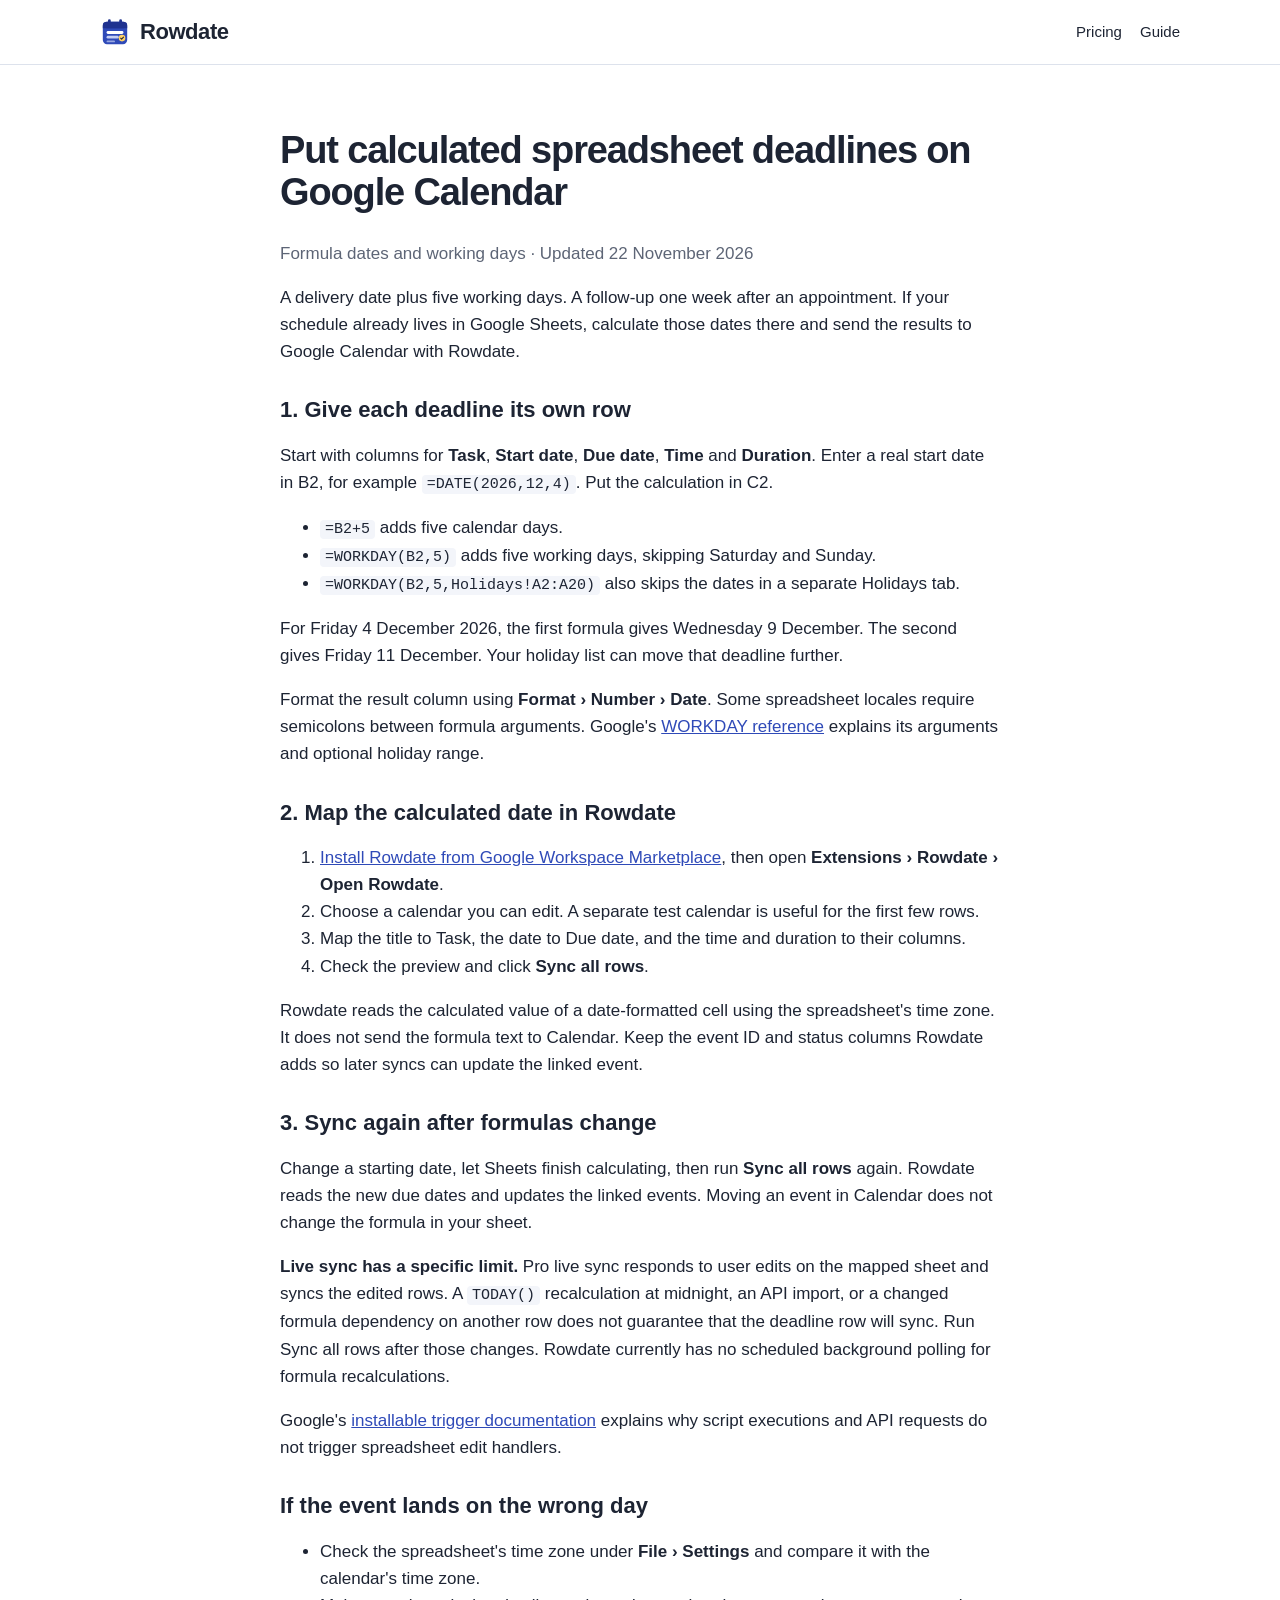
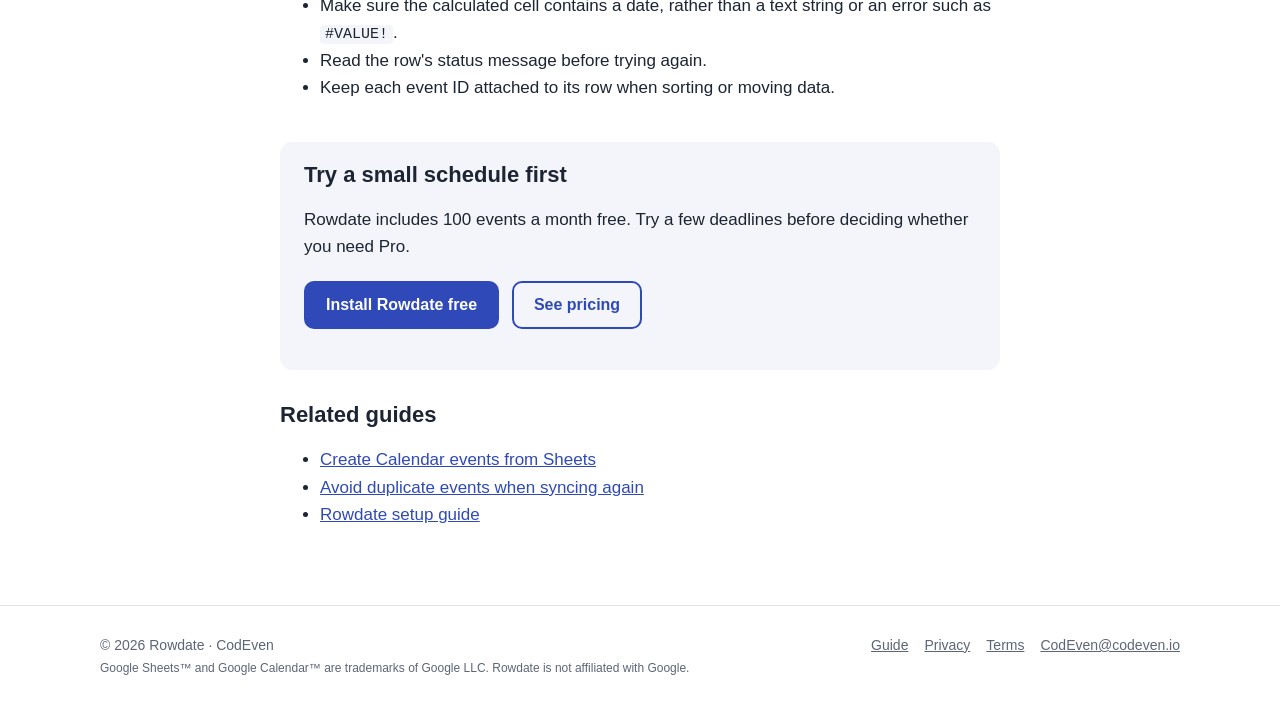
<file: google-sheets-formula-dates-calendar.html>
<!doctype html>
<html lang="en"><head>
<meta charset="utf-8"><meta name="viewport" content="width=device-width, initial-scale=1">
<title>Sync Google Sheets Formula Dates to Google Calendar | Rowdate</title>
<meta name="description" content="Send WORKDAY and calculated deadline dates from Google Sheets to Google Calendar. Learn how to map formula dates and when to sync after recalculation.">
<link rel="canonical" href="https://rowdate.codeven.io/google-sheets-formula-dates-calendar">
<meta property="og:type" content="article"><meta property="og:site_name" content="Rowdate">
<meta property="og:title" content="Sync Google Sheets Formula Dates to Google Calendar | Rowdate">
<meta property="og:description" content="A practical guide to calculated deadline dates, working days and Calendar sync.">
<meta property="og:url" content="https://rowdate.codeven.io/google-sheets-formula-dates-calendar">
<meta property="og:image" content="https://rowdate.codeven.io/shot-en-3-calendar.png">
<meta name="twitter:card" content="summary_large_image">
<link rel="icon" href="logo.svg" type="image/svg+xml"><link rel="stylesheet" href="style.css">
<script type="application/ld+json">{"@context":"https://schema.org","@type":"Article","headline":"Sync Google Sheets formula dates to Google Calendar","datePublished":"2026-11-22","dateModified":"2026-11-22","url":"https://rowdate.codeven.io/google-sheets-formula-dates-calendar","author":{"@type":"Organization","name":"CodEven","url":"https://www.codeven.io"}}</script>
</head><body data-lang="en">
<header class="top"><div class="wrap"><a class="brand" href="./"><img src="logo.svg" alt="" width="30" height="30"> Rowdate</a><nav><a href="./#pricing">Pricing</a><a href="guide">Guide</a></nav></div></header>
<main class="doc">
<h1>Put calculated spreadsheet deadlines on Google Calendar</h1>
<p class="updated">Formula dates and working days · Updated 22 November 2026</p>
<p>A delivery date plus five working days. A follow-up one week after an appointment. If your schedule already lives in Google Sheets, calculate those dates there and send the results to Google Calendar with Rowdate.</p>
<h2>1. Give each deadline its own row</h2>
<p>Start with columns for <b>Task</b>, <b>Start date</b>, <b>Due date</b>, <b>Time</b> and <b>Duration</b>. Enter a real start date in B2, for example <code>=DATE(2026,12,4)</code>. Put the calculation in C2.</p>
<ul><li><code>=B2+5</code> adds five calendar days.</li><li><code>=WORKDAY(B2,5)</code> adds five working days, skipping Saturday and Sunday.</li><li><code>=WORKDAY(B2,5,Holidays!A2:A20)</code> also skips the dates in a separate Holidays tab.</li></ul>
<p>For Friday 4 December 2026, the first formula gives Wednesday 9 December. The second gives Friday 11 December. Your holiday list can move that deadline further.</p>
<p>Format the result column using <b>Format › Number › Date</b>. Some spreadsheet locales require semicolons between formula arguments. Google's <a href="https://support.google.com/docs/answer/3093059?hl=en">WORKDAY reference</a> explains its arguments and optional holiday range.</p>
<h2>2. Map the calculated date in Rowdate</h2>
<ol><li><a href="https://workspace.google.com/marketplace/app/rowdate/1047319266412">Install Rowdate from Google Workspace Marketplace</a>, then open <b>Extensions › Rowdate › Open Rowdate</b>.</li><li>Choose a calendar you can edit. A separate test calendar is useful for the first few rows.</li><li>Map the title to Task, the date to Due date, and the time and duration to their columns.</li><li>Check the preview and click <b>Sync all rows</b>.</li></ol>
<p>Rowdate reads the calculated value of a date-formatted cell using the spreadsheet's time zone. It does not send the formula text to Calendar. Keep the event ID and status columns Rowdate adds so later syncs can update the linked event.</p>
<h2>3. Sync again after formulas change</h2>
<p>Change a starting date, let Sheets finish calculating, then run <b>Sync all rows</b> again. Rowdate reads the new due dates and updates the linked events. Moving an event in Calendar does not change the formula in your sheet.</p>
<p><b>Live sync has a specific limit.</b> Pro live sync responds to user edits on the mapped sheet and syncs the edited rows. A <code>TODAY()</code> recalculation at midnight, an API import, or a changed formula dependency on another row does not guarantee that the deadline row will sync. Run Sync all rows after those changes. Rowdate currently has no scheduled background polling for formula recalculations.</p>
<p>Google's <a href="https://developers.google.com/apps-script/guides/triggers/installable">installable trigger documentation</a> explains why script executions and API requests do not trigger spreadsheet edit handlers.</p>
<h2>If the event lands on the wrong day</h2>
<ul><li>Check the spreadsheet's time zone under <b>File › Settings</b> and compare it with the calendar's time zone.</li><li>Make sure the calculated cell contains a date, rather than a text string or an error such as <code>#VALUE!</code>.</li><li>Read the row's status message before trying again.</li><li>Keep each event ID attached to its row when sorting or moving data.</li></ul>
<div class="cta-box"><h2>Try a small schedule first</h2><p>Rowdate includes 100 events a month free. Try a few deadlines before deciding whether you need Pro.</p><p><a class="btn primary" href="https://workspace.google.com/marketplace/app/rowdate/1047319266412">Install Rowdate free</a> <a class="btn ghost" href="./#pricing">See pricing</a></p></div>
<h2>Related guides</h2><ul><li><a href="google-sheets-to-google-calendar">Create Calendar events from Sheets</a></li><li><a href="duplicate-events-google-sheets-calendar">Avoid duplicate events when syncing again</a></li><li><a href="guide">Rowdate setup guide</a></li></ul>
</main>
<footer class="site"><div class="wrap"><div>© 2026 Rowdate · CodEven<br><small>Google Sheets™ and Google Calendar™ are trademarks of Google LLC. Rowdate is not affiliated with Google.</small></div><div><a href="guide">Guide</a><a href="privacy">Privacy</a><a href="terms">Terms</a><a data-support href="#"></a></div></div></footer><script src="site.js"></script>
</body></html>
</file>
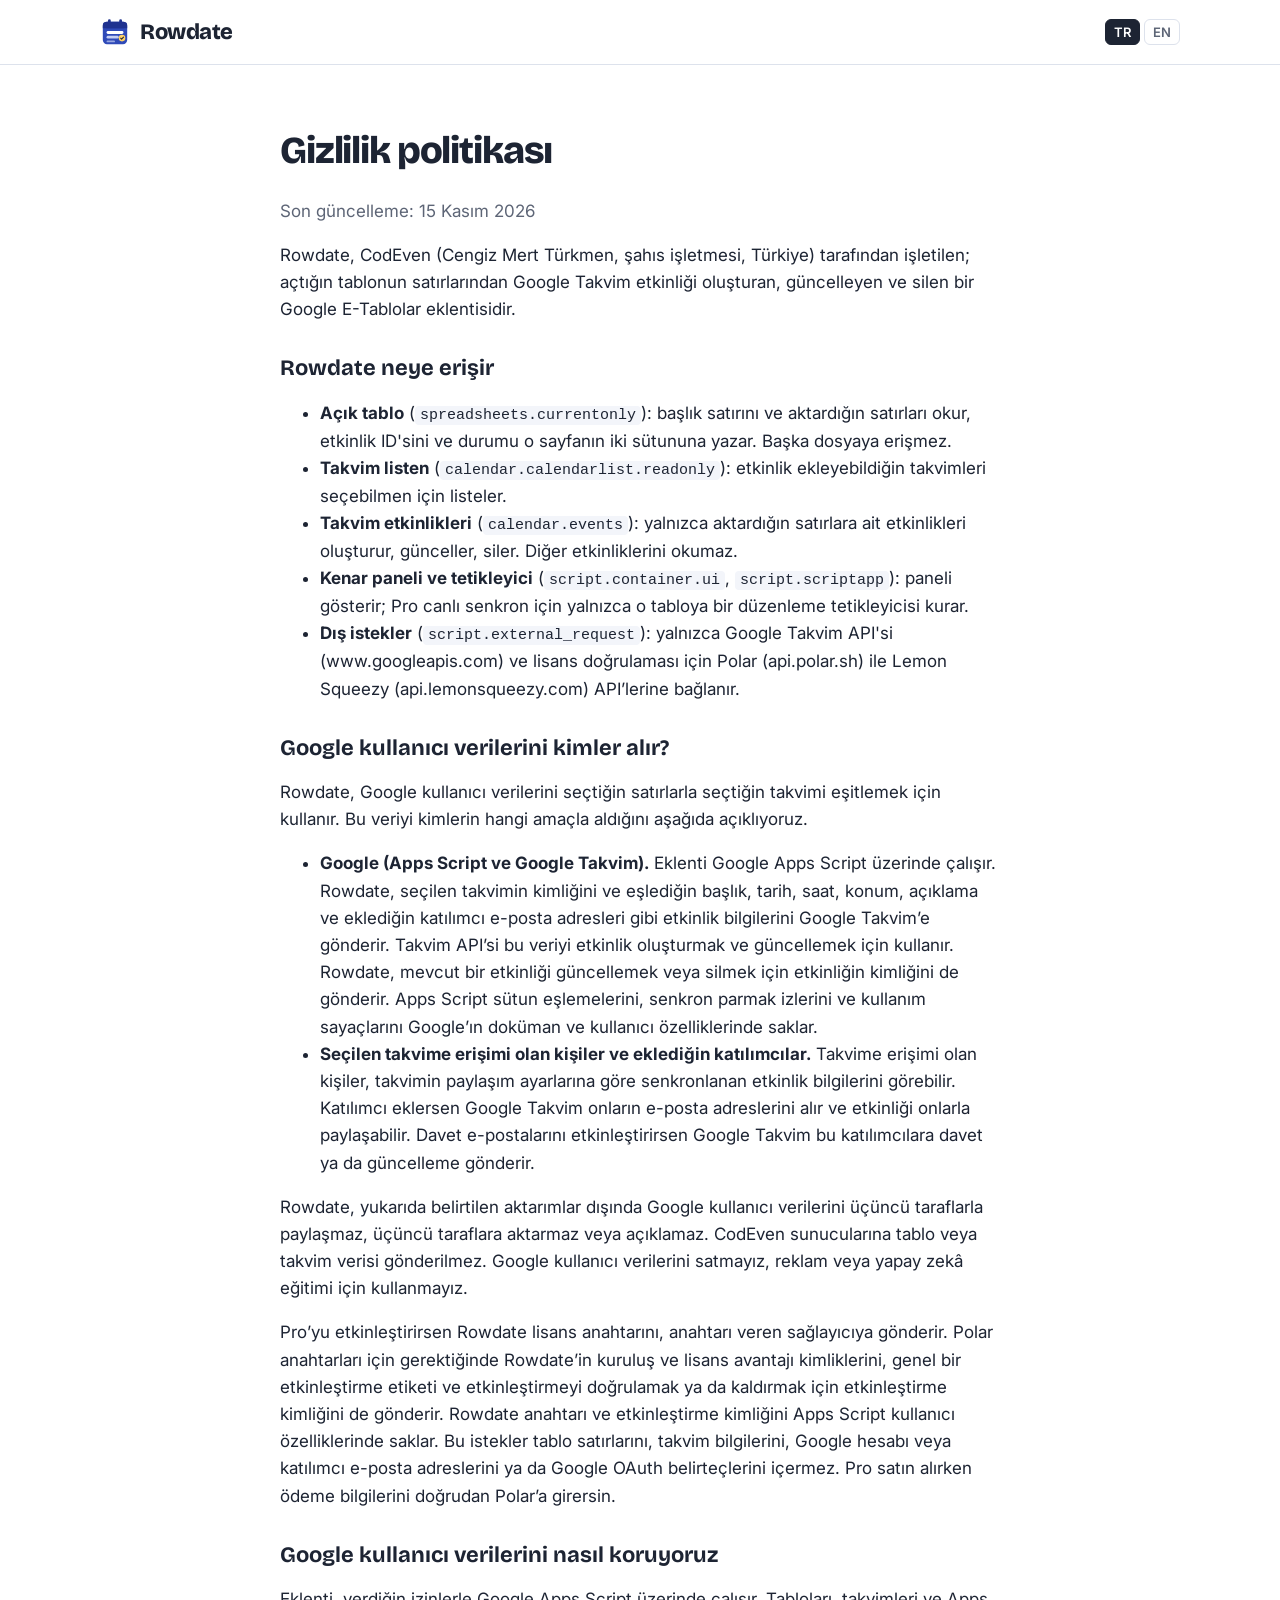
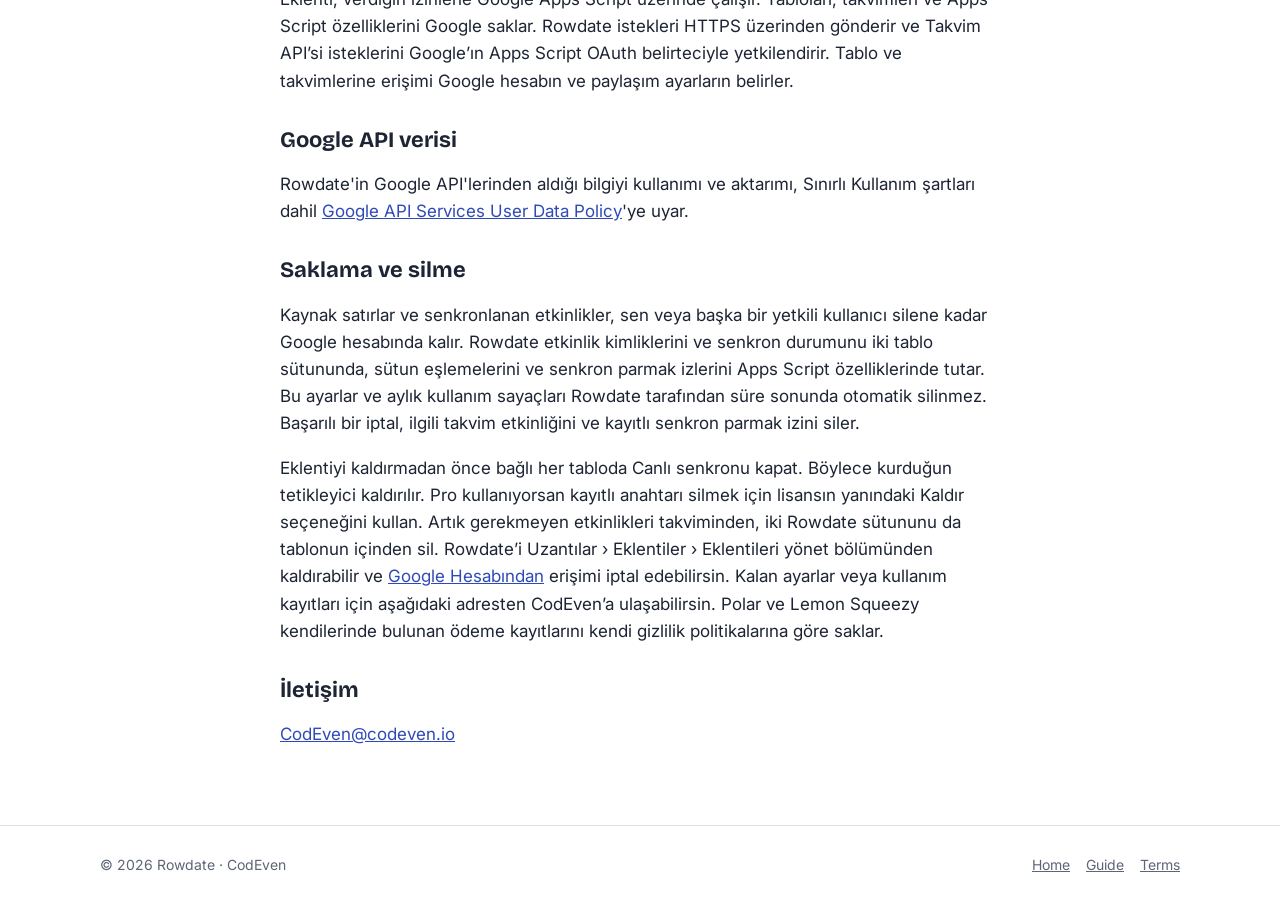
<file: privacy.html>
<!doctype html>
<html lang="en">
<head>
<meta charset="utf-8">
<meta name="viewport" content="width=device-width, initial-scale=1">
<title>Rowdate privacy policy</title>
<link rel="canonical" href="https://rowdate.codeven.io/privacy">
<link rel="icon" href="logo.svg" type="image/svg+xml">
<link href="https://fonts.googleapis.com/css2?family=Bricolage+Grotesque:opsz,wght@12..96,700;12..96,800&family=Inter:wght@400;600;700&display=swap" rel="stylesheet">
<link rel="stylesheet" href="style.css">
</head>
<body data-lang="en">
<header class="top"><div class="wrap"><a class="brand" href="./"><img src="logo.svg" alt="" width="30" height="30"> Rowdate</a><nav><span class="langs"><button data-set="tr" aria-pressed="false">TR</button> <button data-set="en" aria-pressed="false">EN</button></span></nav></div></header>
<main class="doc">
<div data-l="en">
<h1>Privacy policy</h1>
<p class="updated">Last updated: 15 November 2026</p>
<p>Rowdate is a Google Sheets add-on, operated by CodEven (Cengiz Mert Türkmen, sole proprietorship, Turkey), that creates, updates and deletes Google Calendar events from rows of the spreadsheet you open it in.</p>
<h2>What Rowdate accesses</h2>
<ul>
  <li><b>The open spreadsheet</b> (<code>spreadsheets.currentonly</code>): reads the header row and the rows you sync, and writes the event ID and a status into two columns of that sheet. No other file is accessed.</li>
  <li><b>Your calendar list</b> (<code>calendar.calendarlist.readonly</code>): shows the calendars you can add events to, so you can pick one.</li>
  <li><b>Calendar events</b> (<code>calendar.events</code>): creates, updates and deletes only the events that belong to rows you sync. Rowdate does not read your other events.</li>
  <li><b>Sidebar and triggers</b> (<code>script.container.ui</code>, <code>script.scriptapp</code>): shows the sidebar, and for Pro live sync, installs an on-edit trigger on that spreadsheet only.</li>
  <li><b>External requests</b> (<code>script.external_request</code>): used only to call the Google Calendar API (www.googleapis.com) and the license APIs of Polar (api.polar.sh) and Lemon Squeezy (api.lemonsqueezy.com).</li>
</ul>
<h2>Who receives Google user data</h2>
<p>Rowdate uses Google user data to synchronize the rows you choose with the calendar you select. Here is who receives that data and why.</p>
<ul>
  <li><b>Google (Apps Script and Google Calendar).</b> The add-on runs in Google Apps Script. Rowdate sends Google Calendar the selected calendar ID and the mapped event details, such as title, date, time, location, description and any guest email addresses you include. The Calendar API uses that data to create and update your events. To update or delete an existing event, Rowdate also sends its event ID. Apps Script stores your column mapping, sync fingerprints and usage counters in Google’s document and user properties.</li>
  <li><b>People with access to the selected calendar and guests you add.</b> Calendar users can see synchronized event details according to that calendar’s sharing settings. If you add guests, Google Calendar receives their email addresses and can share the event with them. If you enable invitation emails, Google Calendar sends invitations or updates to those guests.</li>
</ul>
<p>Beyond the transfers described above, Rowdate does not share, transfer or disclose Google user data to third parties. CodEven does not receive spreadsheet or calendar data on its servers and does not sell Google user data or use it for advertising or AI training.</p>
<p>If you activate Pro, Rowdate sends the license key to the provider that issued it. For Polar keys, Rowdate also sends Rowdate’s organization and benefit IDs as needed, a generic activation label, and the activation ID when checking or releasing that activation. Rowdate stores the key and activation ID in Apps Script user properties. Its license requests contain no spreadsheet rows, calendar details, Google account or guest email addresses, or Google OAuth tokens. When you buy Pro through Polar, you submit checkout details directly to Polar.</p>
<h2>How Google user data is protected</h2>
<p>The add-on runs in Google Apps Script under the permissions you grant. Google stores the spreadsheet, calendar and Apps Script properties. Rowdate sends requests over HTTPS and uses Google’s Apps Script OAuth token to authorize Calendar API requests. Your Google account and its sharing settings control access to your spreadsheets and calendars.</p>
<h2>Google API data</h2>
<p>Rowdate's use and transfer of information received from Google APIs adheres to the <a href="https://developers.google.com/terms/api-services-user-data-policy">Google API Services User Data Policy</a>, including the Limited Use requirements.</p>
<h2>Retention and deletion</h2>
<p>Source rows and synchronized events remain in your Google account until you or another authorized user deletes them. Rowdate stores event IDs and sync status in two sheet columns and keeps mapping settings and synchronization fingerprints in Apps Script properties. These settings and monthly usage counters have no automatic expiry in Rowdate. A successful cancellation removes the corresponding calendar event and its stored synchronization fingerprint.</p>
<p>Before uninstalling, switch off Live sync in each connected spreadsheet to remove the trigger you installed. If you use Pro, choose Remove next to the license to remove its saved key. Remove generated events from your calendar and the two Rowdate columns from your sheet when you no longer need them. You can uninstall Rowdate from Extensions › Add-ons › Manage add-ons and revoke access in <a href="https://myaccount.google.com/connections">your Google Account</a>. For help with remaining settings or usage records, contact CodEven below. Polar and Lemon Squeezy retain their respective payment records under their own privacy policies.</p>
<h2>Contact</h2>
<p><a data-support href="#"></a></p>
</div>
<div data-l="tr">
<h1>Gizlilik politikası</h1>
<p class="updated">Son güncelleme: 15 Kasım 2026</p>
<p>Rowdate, CodEven (Cengiz Mert Türkmen, şahıs işletmesi, Türkiye) tarafından işletilen; açtığın tablonun satırlarından Google Takvim etkinliği oluşturan, güncelleyen ve silen bir Google E-Tablolar eklentisidir.</p>
<h2>Rowdate neye erişir</h2>
<ul>
  <li><b>Açık tablo</b> (<code>spreadsheets.currentonly</code>): başlık satırını ve aktardığın satırları okur, etkinlik ID'sini ve durumu o sayfanın iki sütununa yazar. Başka dosyaya erişmez.</li>
  <li><b>Takvim listen</b> (<code>calendar.calendarlist.readonly</code>): etkinlik ekleyebildiğin takvimleri seçebilmen için listeler.</li>
  <li><b>Takvim etkinlikleri</b> (<code>calendar.events</code>): yalnızca aktardığın satırlara ait etkinlikleri oluşturur, günceller, siler. Diğer etkinliklerini okumaz.</li>
  <li><b>Kenar paneli ve tetikleyici</b> (<code>script.container.ui</code>, <code>script.scriptapp</code>): paneli gösterir; Pro canlı senkron için yalnızca o tabloya bir düzenleme tetikleyicisi kurar.</li>
  <li><b>Dış istekler</b> (<code>script.external_request</code>): yalnızca Google Takvim API'si (www.googleapis.com) ve lisans doğrulaması için Polar (api.polar.sh) ile Lemon Squeezy (api.lemonsqueezy.com) API’lerine bağlanır.</li>
</ul>
<h2>Google kullanıcı verilerini kimler alır?</h2>
<p>Rowdate, Google kullanıcı verilerini seçtiğin satırlarla seçtiğin takvimi eşitlemek için kullanır. Bu veriyi kimlerin hangi amaçla aldığını aşağıda açıklıyoruz.</p>
<ul>
  <li><b>Google (Apps Script ve Google Takvim).</b> Eklenti Google Apps Script üzerinde çalışır. Rowdate, seçilen takvimin kimliğini ve eşlediğin başlık, tarih, saat, konum, açıklama ve eklediğin katılımcı e-posta adresleri gibi etkinlik bilgilerini Google Takvim’e gönderir. Takvim API’si bu veriyi etkinlik oluşturmak ve güncellemek için kullanır. Rowdate, mevcut bir etkinliği güncellemek veya silmek için etkinliğin kimliğini de gönderir. Apps Script sütun eşlemelerini, senkron parmak izlerini ve kullanım sayaçlarını Google’ın doküman ve kullanıcı özelliklerinde saklar.</li>
  <li><b>Seçilen takvime erişimi olan kişiler ve eklediğin katılımcılar.</b> Takvime erişimi olan kişiler, takvimin paylaşım ayarlarına göre senkronlanan etkinlik bilgilerini görebilir. Katılımcı eklersen Google Takvim onların e-posta adreslerini alır ve etkinliği onlarla paylaşabilir. Davet e-postalarını etkinleştirirsen Google Takvim bu katılımcılara davet ya da güncelleme gönderir.</li>
</ul>
<p>Rowdate, yukarıda belirtilen aktarımlar dışında Google kullanıcı verilerini üçüncü taraflarla paylaşmaz, üçüncü taraflara aktarmaz veya açıklamaz. CodEven sunucularına tablo veya takvim verisi gönderilmez. Google kullanıcı verilerini satmayız, reklam veya yapay zekâ eğitimi için kullanmayız.</p>
<p>Pro’yu etkinleştirirsen Rowdate lisans anahtarını, anahtarı veren sağlayıcıya gönderir. Polar anahtarları için gerektiğinde Rowdate’in kuruluş ve lisans avantajı kimliklerini, genel bir etkinleştirme etiketi ve etkinleştirmeyi doğrulamak ya da kaldırmak için etkinleştirme kimliğini de gönderir. Rowdate anahtarı ve etkinleştirme kimliğini Apps Script kullanıcı özelliklerinde saklar. Bu istekler tablo satırlarını, takvim bilgilerini, Google hesabı veya katılımcı e-posta adreslerini ya da Google OAuth belirteçlerini içermez. Pro satın alırken ödeme bilgilerini doğrudan Polar’a girersin.</p>
<h2>Google kullanıcı verilerini nasıl koruyoruz</h2>
<p>Eklenti, verdiğin izinlerle Google Apps Script üzerinde çalışır. Tabloları, takvimleri ve Apps Script özelliklerini Google saklar. Rowdate istekleri HTTPS üzerinden gönderir ve Takvim API’si isteklerini Google’ın Apps Script OAuth belirteciyle yetkilendirir. Tablo ve takvimlerine erişimi Google hesabın ve paylaşım ayarların belirler.</p>
<h2>Google API verisi</h2>
<p>Rowdate'in Google API'lerinden aldığı bilgiyi kullanımı ve aktarımı, Sınırlı Kullanım şartları dahil <a href="https://developers.google.com/terms/api-services-user-data-policy">Google API Services User Data Policy</a>'ye uyar.</p>
<h2>Saklama ve silme</h2>
<p>Kaynak satırlar ve senkronlanan etkinlikler, sen veya başka bir yetkili kullanıcı silene kadar Google hesabında kalır. Rowdate etkinlik kimliklerini ve senkron durumunu iki tablo sütununda, sütun eşlemelerini ve senkron parmak izlerini Apps Script özelliklerinde tutar. Bu ayarlar ve aylık kullanım sayaçları Rowdate tarafından süre sonunda otomatik silinmez. Başarılı bir iptal, ilgili takvim etkinliğini ve kayıtlı senkron parmak izini siler.</p>
<p>Eklentiyi kaldırmadan önce bağlı her tabloda Canlı senkronu kapat. Böylece kurduğun tetikleyici kaldırılır. Pro kullanıyorsan kayıtlı anahtarı silmek için lisansın yanındaki Kaldır seçeneğini kullan. Artık gerekmeyen etkinlikleri takviminden, iki Rowdate sütununu da tablonun içinden sil. Rowdate’i Uzantılar › Eklentiler › Eklentileri yönet bölümünden kaldırabilir ve <a href="https://myaccount.google.com/connections">Google Hesabından</a> erişimi iptal edebilirsin. Kalan ayarlar veya kullanım kayıtları için aşağıdaki adresten CodEven’a ulaşabilirsin. Polar ve Lemon Squeezy kendilerinde bulunan ödeme kayıtlarını kendi gizlilik politikalarına göre saklar.</p>
<h2>İletişim</h2>
<p><a data-support href="#"></a></p>
</div>
</main>
<footer class="site"><div class="wrap"><div>© 2026 Rowdate · CodEven</div><div><a href="./">Home</a><a href="guide">Guide</a><a href="terms">Terms</a></div></div></footer>
<script src="site.js"></script>
</body>
</html>
</file>
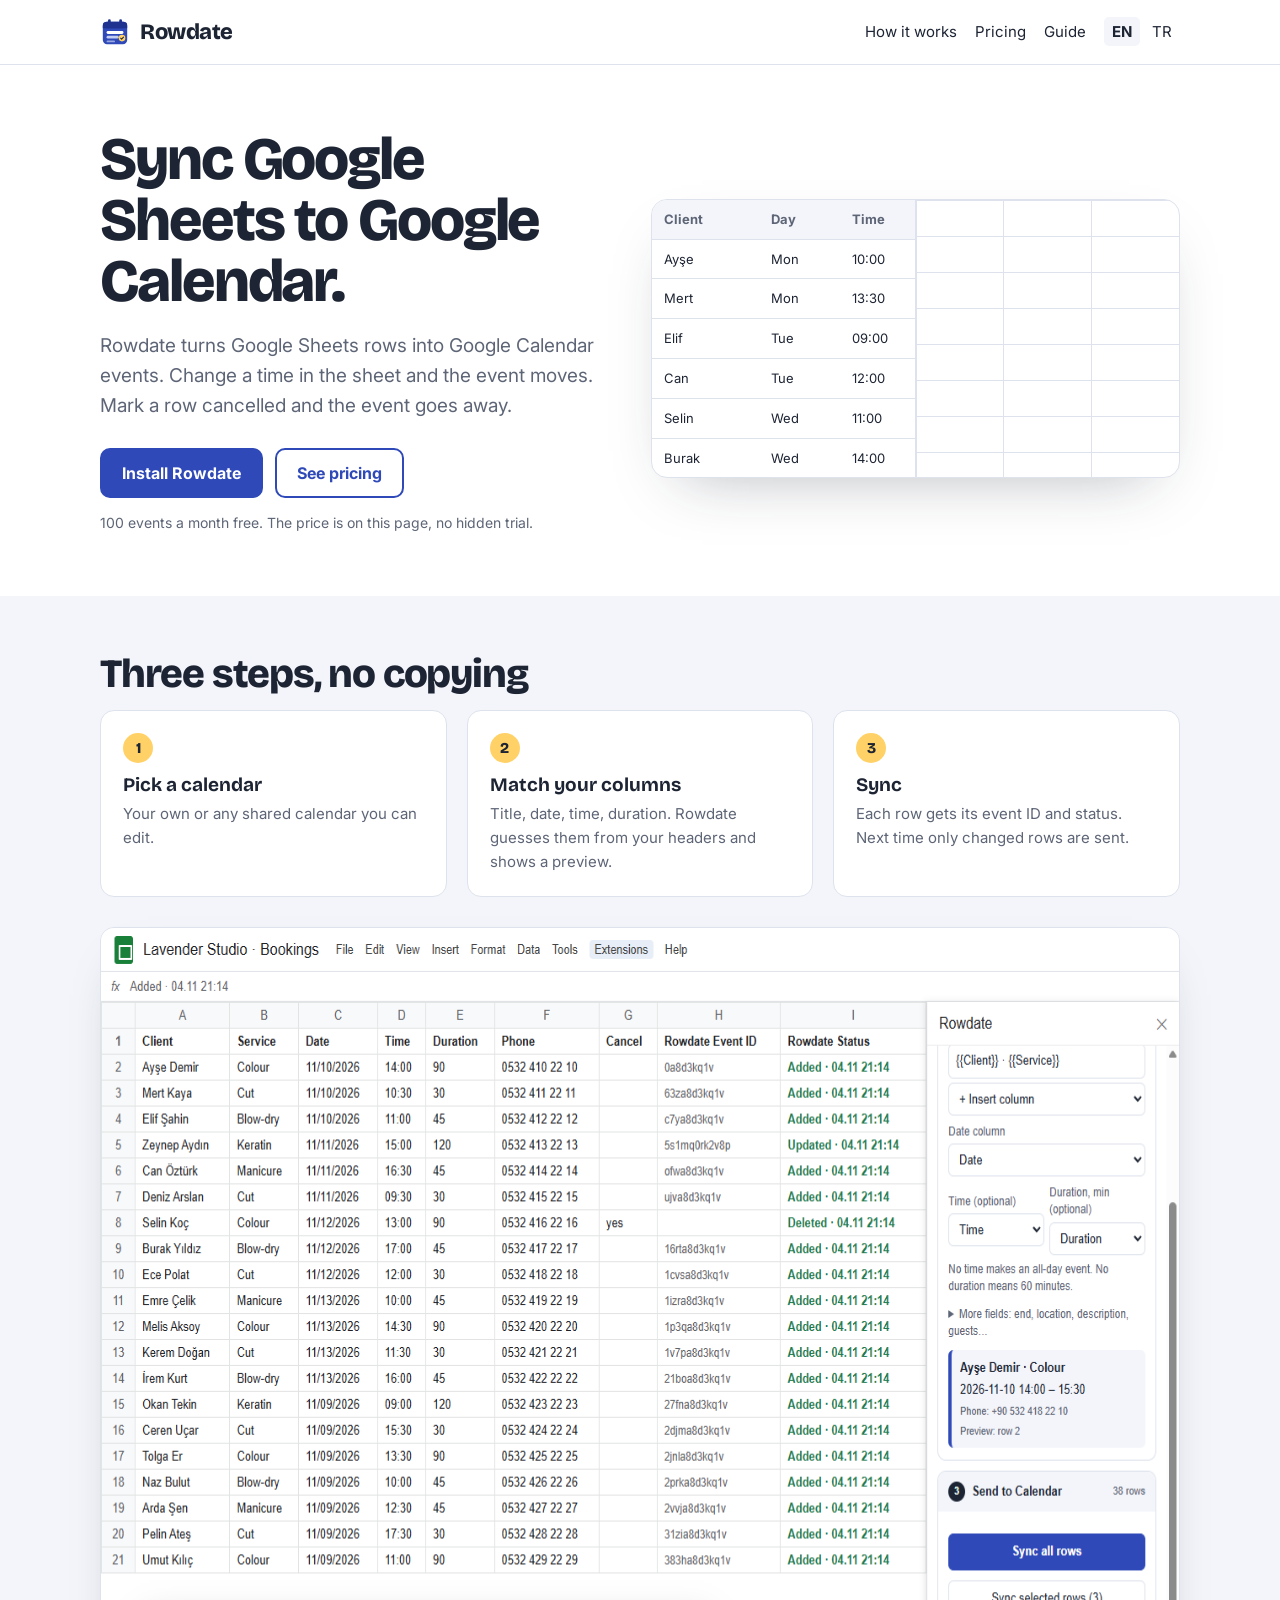
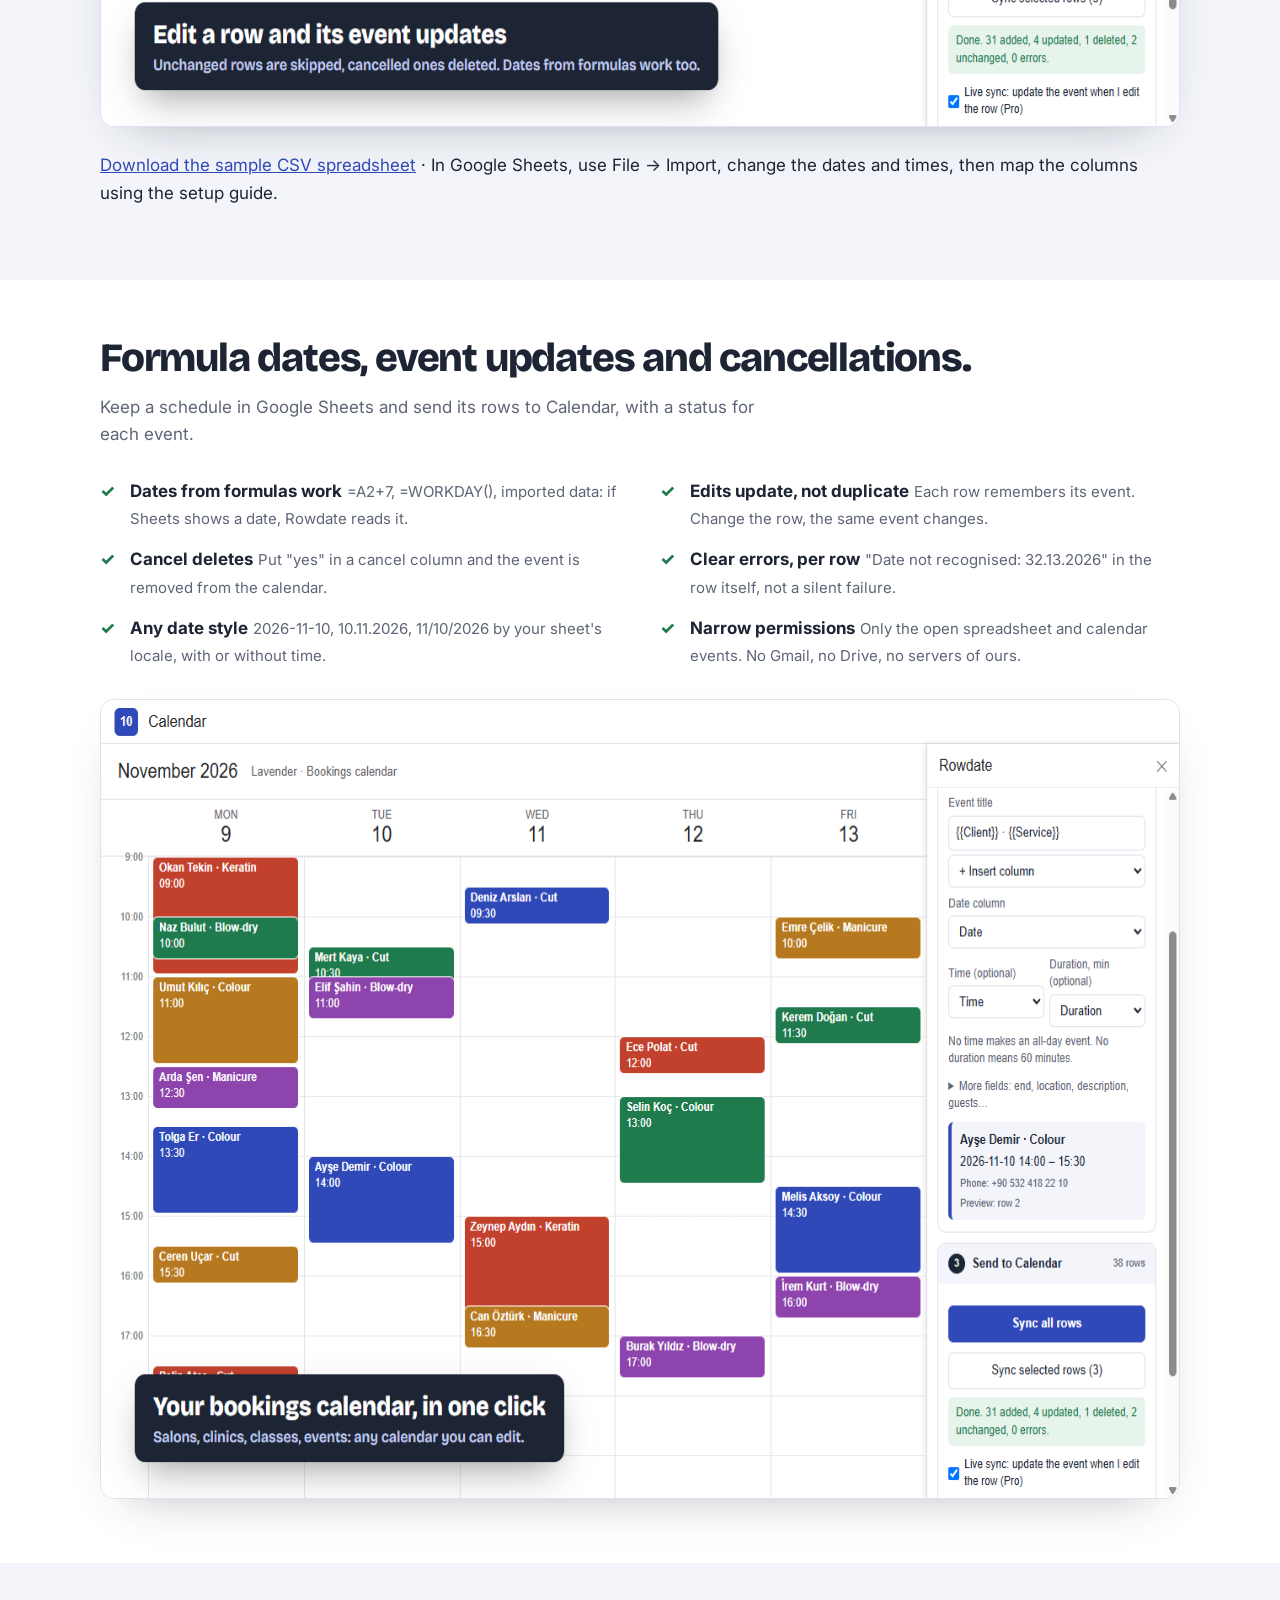
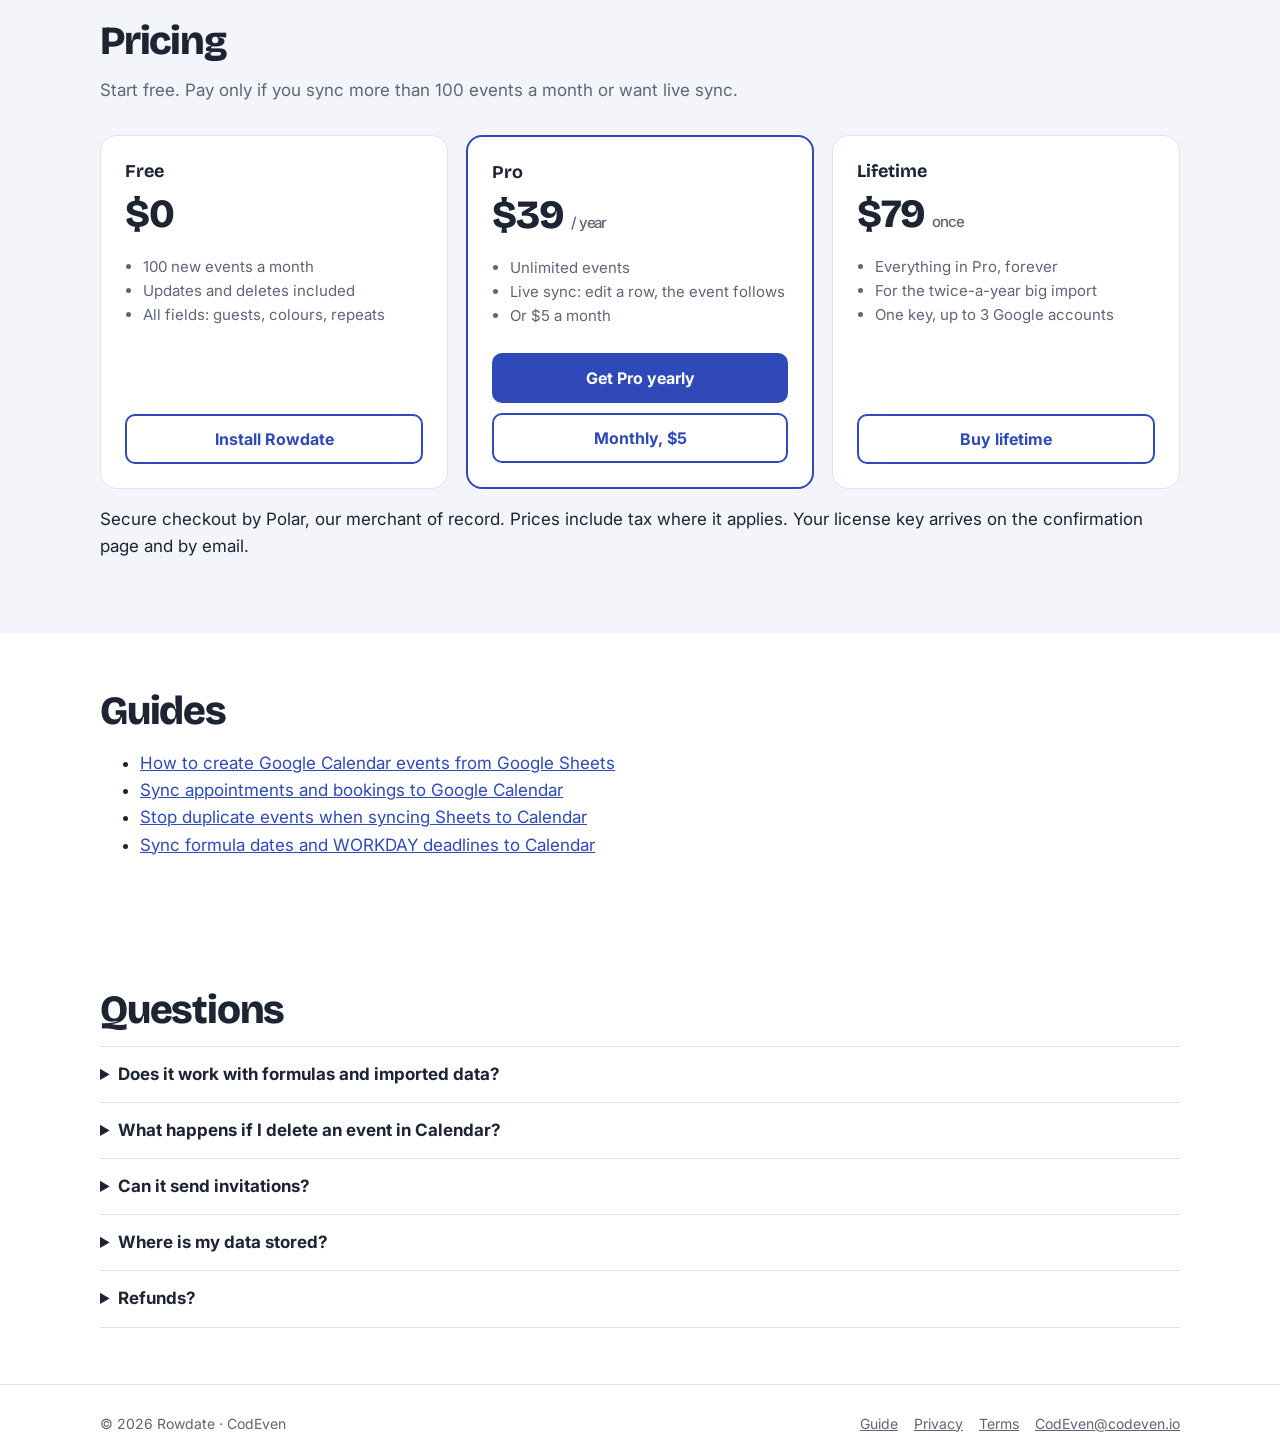
<file: pro.html>
<!doctype html><html><head><meta charset="utf-8"><title>Rowdate Pro</title><meta name="robots" content="noindex"><link rel="canonical" href="https://rowdate.codeven.io/"><meta http-equiv="refresh" content="0; url=./#pricing"></head><body><a href="./#pricing">Rowdate Pro</a></body></html>
</file>
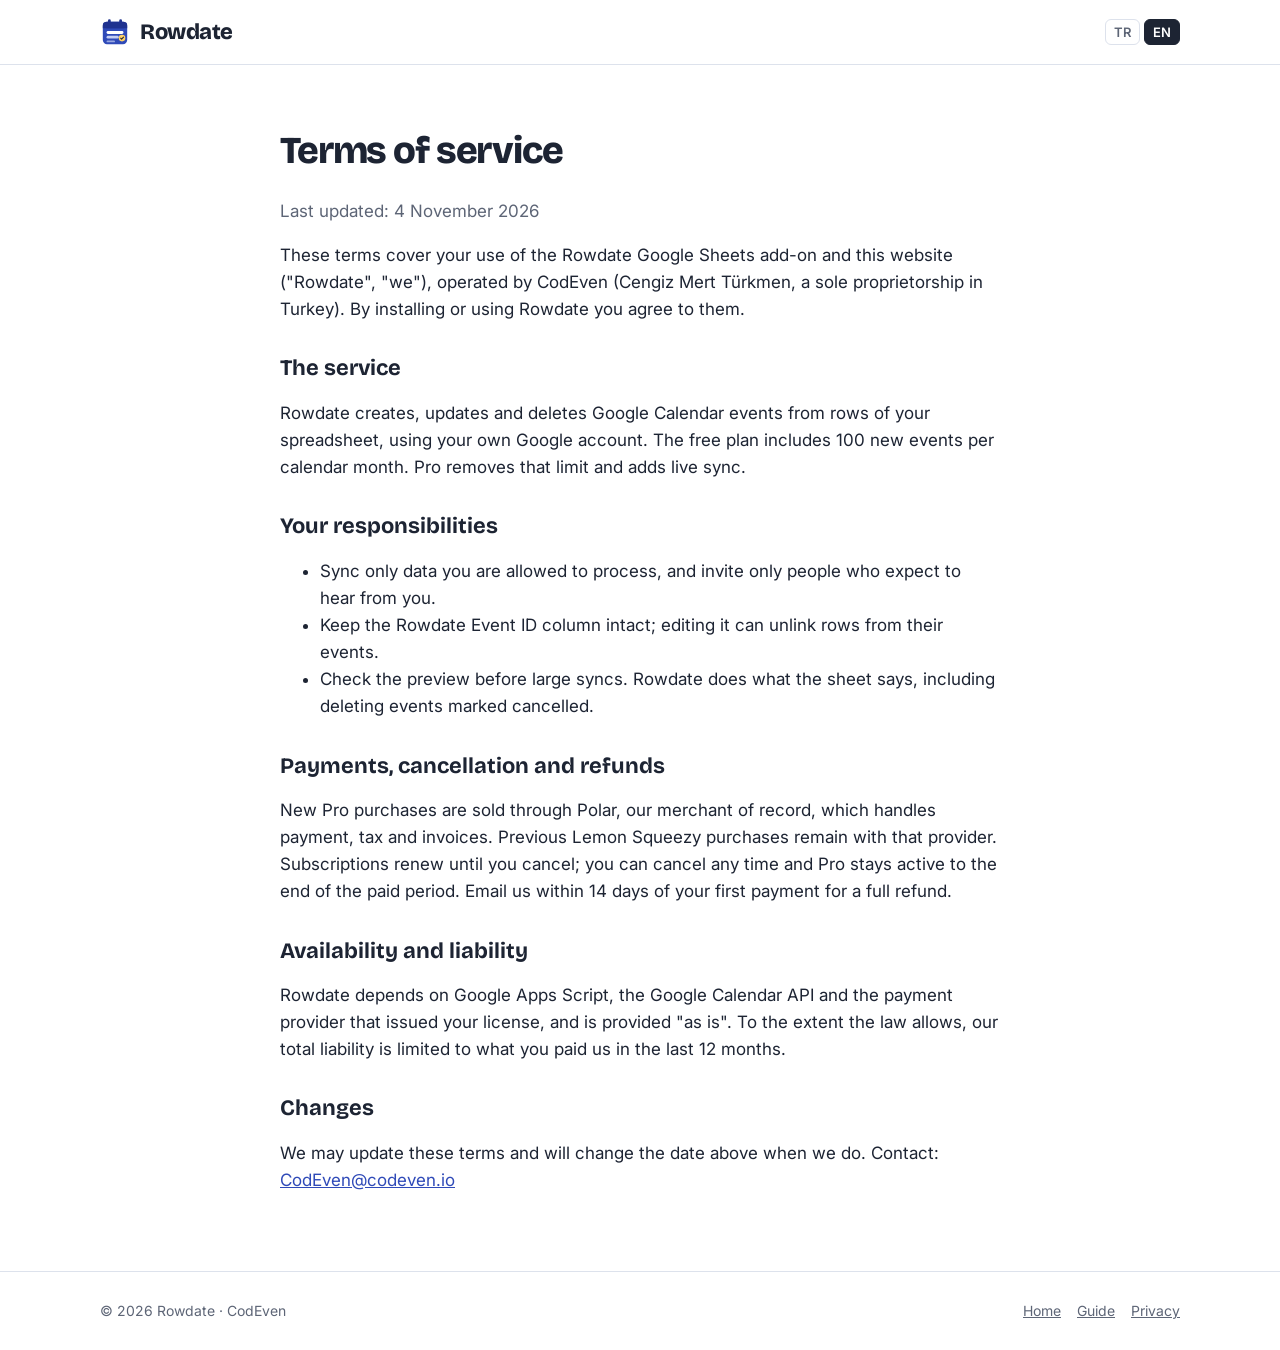
<file: terms.html>
<!doctype html>
<html lang="en">
<head>
<meta charset="utf-8">
<meta name="viewport" content="width=device-width, initial-scale=1">
<title>Rowdate terms of service</title>
<link rel="canonical" href="https://rowdate.codeven.io/terms">
<link rel="icon" href="logo.svg" type="image/svg+xml">
<link href="https://fonts.googleapis.com/css2?family=Bricolage+Grotesque:opsz,wght@12..96,700;12..96,800&family=Inter:wght@400;600;700&display=swap" rel="stylesheet">
<link rel="stylesheet" href="style.css">
</head>
<body data-lang="en">
<header class="top"><div class="wrap"><a class="brand" href="./"><img src="logo.svg" alt="" width="30" height="30"> Rowdate</a><nav><span class="langs"><button data-set="tr" aria-pressed="false">TR</button> <button data-set="en" aria-pressed="false">EN</button></span></nav></div></header>
<main class="doc">
<div data-l="en">
<h1>Terms of service</h1>
<p class="updated">Last updated: 4 November 2026</p>
<p>These terms cover your use of the Rowdate Google Sheets add-on and this website ("Rowdate", "we"), operated by CodEven (Cengiz Mert Türkmen, a sole proprietorship in Turkey). By installing or using Rowdate you agree to them.</p>
<h2>The service</h2>
<p>Rowdate creates, updates and deletes Google Calendar events from rows of your spreadsheet, using your own Google account. The free plan includes 100 new events per calendar month. Pro removes that limit and adds live sync.</p>
<h2>Your responsibilities</h2>
<ul>
  <li>Sync only data you are allowed to process, and invite only people who expect to hear from you.</li>
  <li>Keep the Rowdate Event ID column intact; editing it can unlink rows from their events.</li>
  <li>Check the preview before large syncs. Rowdate does what the sheet says, including deleting events marked cancelled.</li>
</ul>
<h2>Payments, cancellation and refunds</h2>
<p>New Pro purchases are sold through Polar, our merchant of record, which handles payment, tax and invoices. Previous Lemon Squeezy purchases remain with that provider. Subscriptions renew until you cancel; you can cancel any time and Pro stays active to the end of the paid period. Email us within 14 days of your first payment for a full refund.</p>
<h2>Availability and liability</h2>
<p>Rowdate depends on Google Apps Script, the Google Calendar API and the payment provider that issued your license, and is provided "as is". To the extent the law allows, our total liability is limited to what you paid us in the last 12 months.</p>
<h2>Changes</h2>
<p>We may update these terms and will change the date above when we do. Contact: <a data-support href="#"></a></p>
</div>
<div data-l="tr">
<h1>Kullanım koşulları</h1>
<p class="updated">Son güncelleme: 4 Kasım 2026</p>
<p>Bu koşullar, CodEven (Cengiz Mert Türkmen, şahıs işletmesi, Türkiye) tarafından işletilen Rowdate E-Tablolar eklentisinin ve bu sitenin kullanımını kapsar. Rowdate'i yükleyerek ya da kullanarak bunları kabul edersin.</p>
<h2>Hizmet</h2>
<p>Rowdate, kendi Google hesabınla tablonun satırlarından Google Takvim etkinliği oluşturur, günceller ve siler. Ücretsiz plan takvim ayı başına 100 yeni etkinlik içerir. Pro bu sınırı kaldırır ve canlı senkron ekler.</p>
<h2>Senin sorumlulukların</h2>
<ul>
  <li>Yalnızca işlemeye yetkin olduğun veriyi aktar; yalnızca senden haber beklemeyi kabul etmiş kişileri davet et.</li>
  <li>Rowdate Event ID sütununu bozma; düzenlemek satırı etkinliğinden koparabilir.</li>
  <li>Büyük aktarımlardan önce önizlemeye bak. Rowdate tablonun söylediğini yapar; iptal işaretli etkinlikleri silmek dahil.</li>
</ul>
<h2>Ödeme, iptal, iade</h2>
<p>Yeni Pro satışlarında ödeme, vergi ve faturayı satıcı olarak Polar yürütür. Daha önce Lemon Squeezy üzerinden yapılan alışverişleri o sağlayıcı yönetmeye devam eder. Abonelik iptal edene kadar yenilenir; istediğin an iptal edebilirsin, Pro ödenen dönemin sonuna kadar açık kalır. İlk ödemeden sonraki 14 gün içinde yazarsan tam iade yaparız.</p>
<h2>Erişilebilirlik ve sorumluluk</h2>
<p>Rowdate, Google Apps Script, Google Takvim API’si ve lisansını veren ödeme sağlayıcısına dayanır. Olduğu gibi sunulur. Yasanın izin verdiği ölçüde toplam sorumluluğumuz son 12 ayda bize ödediğin tutarla sınırlıdır.</p>
<h2>Değişiklikler</h2>
<p>Koşulları güncelleyebiliriz; güncellediğimizde yukarıdaki tarihi değiştiririz. İletişim: <a data-support href="#"></a></p>
</div>
</main>
<footer class="site"><div class="wrap"><div>© 2026 Rowdate · CodEven</div><div><a href="./">Home</a><a href="guide">Guide</a><a href="privacy">Privacy</a></div></div></footer>
<script src="site.js"></script>
</body>
</html>
</file>
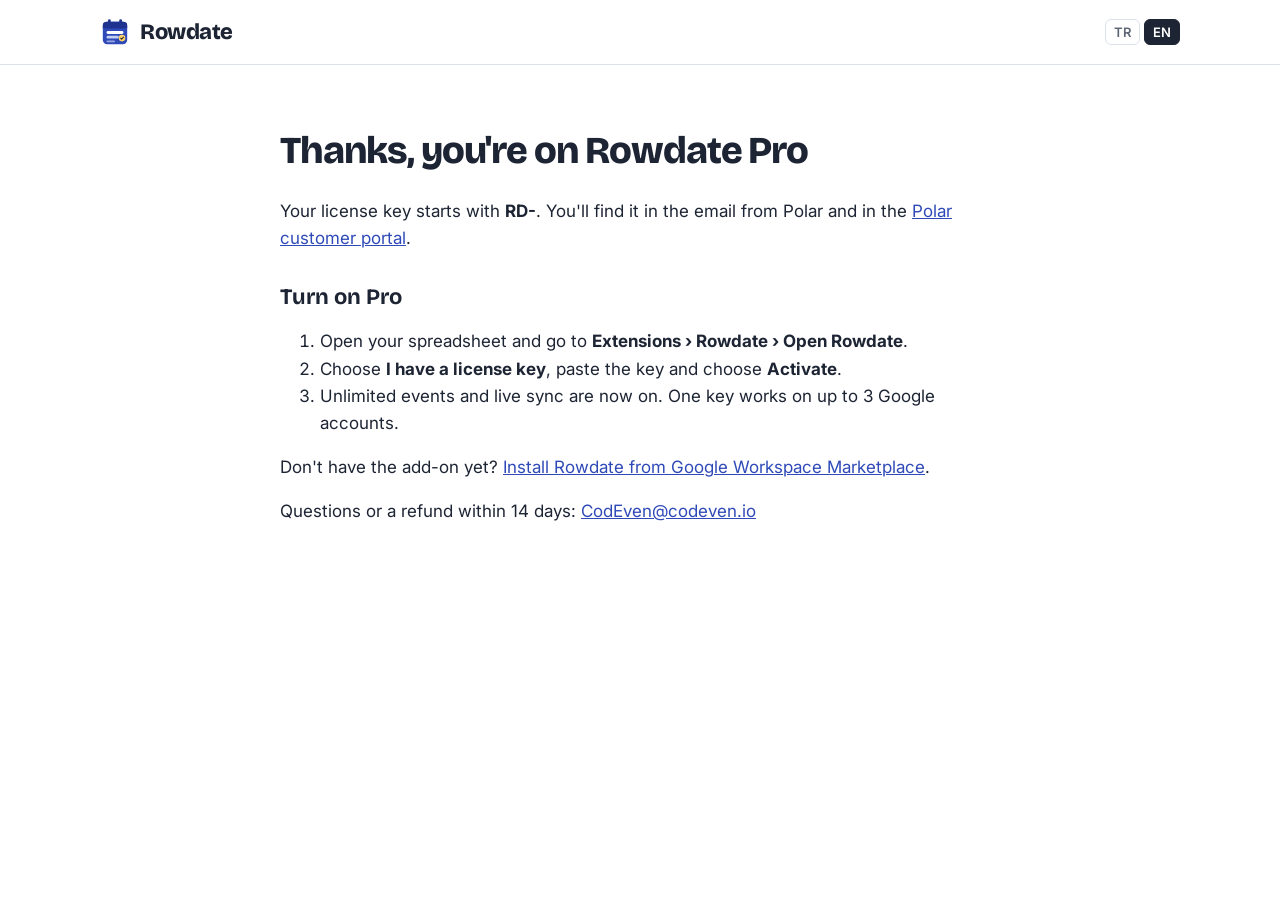
<file: thanks.html>
<!doctype html>
<html lang="en">
<head>
<meta charset="utf-8">
<meta name="viewport" content="width=device-width, initial-scale=1">
<meta name="robots" content="noindex">
<title>Thanks for buying Rowdate Pro</title>
<link rel="icon" href="logo.svg" type="image/svg+xml">
<link href="https://fonts.googleapis.com/css2?family=Bricolage+Grotesque:opsz,wght@12..96,700;12..96,800&family=Inter:wght@400;600;700&display=swap" rel="stylesheet">
<link rel="stylesheet" href="style.css">
</head>
<body data-lang="en">
<header class="top"><div class="wrap"><a class="brand" href="./"><img src="logo.svg" alt="" width="30" height="30"> Rowdate</a><nav><span class="langs"><button data-set="tr" aria-pressed="false">TR</button> <button data-set="en" aria-pressed="false">EN</button></span></nav></div></header>
<main class="doc">
<div data-l="en">
<h1>Thanks, you're on Rowdate Pro</h1>
<p>Your license key starts with <b>RD-</b>. You'll find it in the email from Polar and in the <a href="https://polar.sh/codeven/portal">Polar customer portal</a>.</p>
<h2>Turn on Pro</h2>
<ol>
  <li>Open your spreadsheet and go to <b>Extensions › Rowdate › Open Rowdate</b>.</li>
  <li>Choose <b>I have a license key</b>, paste the key and choose <b>Activate</b>.</li>
  <li>Unlimited events and live sync are now on. One key works on up to 3 Google accounts.</li>
</ol>
<p>Don't have the add-on yet? <a href="https://workspace.google.com/marketplace/app/rowdate/1047319266412">Install Rowdate from Google Workspace Marketplace</a>.</p>
<p>Questions or a refund within 14 days: <a data-support></a></p>
</div>
<div data-l="tr">
<h1>Teşekkürler, artık Rowdate Pro'dasın</h1>
<p>Lisans anahtarın <b>RD-</b> ile başlar. Polar'ın gönderdiği e-postada ve <a href="https://polar.sh/codeven/portal">Polar müşteri panelinde</a> bulabilirsin.</p>
<h2>Pro'yu aç</h2>
<ol>
  <li>Tablonu aç, <b>Uzantılar › Rowdate › Rowdate'i aç</b> yolunu izle.</li>
  <li><b>Lisans anahtarım var</b> seçeneğine bas, anahtarı yapıştır ve <b>Etkinleştir</b>'e bas.</li>
  <li>Sınırsız etkinlik ve canlı senkron açıldı. Bir anahtar en fazla 3 Google hesabında çalışır.</li>
</ol>
<p>Eklenti yüklü değil mi? <a href="https://workspace.google.com/marketplace/app/rowdate/1047319266412">Rowdate'i Google Workspace Marketplace'ten yükle</a>.</p>
<p>Sorular ya da 14 gün içinde iade için: <a data-support></a></p>
</div>
</main>
<script src="site.js"></script>
</body>
</html>
</file>
<file: style.css>
:root {
  --ink: #1d2433; --muted: #5d6576; --line: #dde2ec; --paper: #ffffff; --wash: #f3f5fa;
  --brand: #2f4ab8; --brand-deep: #1f3290; --sun: #ffd166; --good: #1f7a4d;
  --head: "Bricolage Grotesque", "Segoe UI", sans-serif;
  --body: "Inter", "Segoe UI", Roboto, Arial, sans-serif;
}
* { box-sizing: border-box; }
html { -webkit-text-size-adjust: 100%; }
body { margin: 0; font: 17px/1.6 var(--body); color: var(--ink); background: var(--paper); }
a { color: var(--brand); }
img { max-width: 100%; }
.wrap { max-width: 1120px; margin: 0 auto; padding: 0 20px; }
[data-l] { display: none; }
body[data-lang="tr"] [data-l="tr"], body[data-lang="en"] [data-l="en"] { display: revert; }
:focus-visible { outline: 3px solid var(--sun); outline-offset: 2px; }

header.top { border-bottom: 1px solid var(--line); background: var(--paper); }
header.top .wrap { display: flex; align-items: center; justify-content: space-between; height: 64px; }
.brand { display: flex; align-items: center; gap: 10px; font: 800 22px var(--head); color: var(--ink); text-decoration: none; letter-spacing: -0.02em; }
nav { display: flex; align-items: center; gap: 18px; font-size: 15px; }
nav a { color: var(--ink); text-decoration: none; }
nav a:hover { color: var(--brand); }
.langs button { font: 600 13px var(--body); border: 1px solid var(--line); background: var(--paper); border-radius: 6px; padding: 4px 8px; cursor: pointer; color: var(--muted); }
.langs button[aria-pressed="true"] { background: var(--ink); color: #fff; border-color: var(--ink); }

.btn { display: inline-block; font: 700 16px var(--body); padding: 13px 20px; border-radius: 10px; text-decoration: none; border: 2px solid var(--brand); }
.btn.primary { background: var(--brand); color: #fff; }
.btn.primary:hover { background: var(--brand-deep); border-color: var(--brand-deep); }
.btn.ghost { color: var(--brand); background: transparent; }

.hero { padding: 64px 0 48px; }
.hero .wrap { display: grid; grid-template-columns: 1fr 1.05fr; gap: 48px; align-items: center; }
.hero h1 { font: 800 clamp(38px, 5.4vw, 60px)/1.02 var(--head); letter-spacing: -0.035em; margin: 0 0 18px; }
.hero p.lead { font-size: 19px; color: var(--muted); margin: 0 0 26px; max-width: 34em; }
.hero .cta { display: flex; gap: 12px; flex-wrap: wrap; }
.hero .fine { font-size: 14px; color: var(--muted); margin-top: 14px; }

/* hero demo: rows on the left drop into the week on the right */
.demo { display: grid; grid-template-columns: 1fr 1fr; border: 1px solid var(--line); border-radius: 16px; overflow: hidden; box-shadow: 0 24px 60px -30px rgba(29,36,51,.35); background: var(--paper); }
.demo .sheet { border-right: 1px solid var(--line); font-size: 13px; }
.demo .sheet div { display: grid; grid-template-columns: 1.2fr .9fr .6fr; gap: 6px; padding: 9px 12px; border-top: 1px solid var(--line); transition: background .3s; }
.demo .sheet div:first-child { border-top: 0; background: var(--wash); font-weight: 700; color: var(--muted); }
.demo .sheet div.go { background: #fff6d6; }
.demo .week { position: relative; background-image: linear-gradient(var(--line) 1px, transparent 1px); background-size: 100% 36px; min-height: 252px; }
.demo .week .day { position: absolute; top: 0; bottom: 0; border-left: 1px solid var(--line); }
.demo .ev { position: absolute; left: 4px; right: 4px; border-radius: 6px; padding: 3px 6px; color: #fff; font-size: 11px; line-height: 1.25; opacity: 0; transform: translateY(-10px); transition: opacity .35s, transform .35s; }
.demo .ev.on { opacity: 1; transform: none; }
.demo .ev b { display: block; font-weight: 700; }

section { padding: 56px 0; }
section h2 { font: 800 clamp(28px, 3.6vw, 40px)/1.1 var(--head); letter-spacing: -0.03em; margin: 0 0 14px; }
section p.sub { color: var(--muted); margin: 0 0 30px; max-width: 40em; }
.wash { background: var(--wash); }

.steps { display: grid; grid-template-columns: repeat(3, 1fr); gap: 20px; counter-reset: s; }
.steps li { list-style: none; background: var(--paper); border: 1px solid var(--line); border-radius: 14px; padding: 22px; }
.steps li::before { counter-increment: s; content: counter(s); display: inline-flex; width: 30px; height: 30px; border-radius: 50%; background: var(--sun); font: 800 15px var(--head); align-items: center; justify-content: center; margin-bottom: 10px; }
.steps h3 { margin: 0 0 6px; font: 700 19px var(--head); }
.steps p { margin: 0; color: var(--muted); font-size: 15px; }
.steps { padding: 0; margin: 0; }

.fixes { display: grid; grid-template-columns: repeat(2, 1fr); gap: 14px 40px; padding: 0; margin: 0; }
.fixes li { list-style: none; padding-left: 30px; position: relative; }
.fixes li::before { content: "✓"; position: absolute; left: 0; top: 0; color: var(--good); font-weight: 800; }
.fixes b { display: block; }
.fixes span { color: var(--muted); font-size: 15px; }

.shot { margin-top: 30px; border-radius: 14px; border: 1px solid var(--line); box-shadow: 0 20px 50px -30px rgba(29,36,51,.4); display: block; }

.prices { display: grid; grid-template-columns: repeat(3, 1fr); gap: 18px; }
.price { border: 1px solid var(--line); border-radius: 16px; padding: 24px; background: var(--paper); display: flex; flex-direction: column; }
.price.pick { border: 2px solid var(--brand); }
.price h3 { margin: 0; font: 700 18px var(--head); }
.price .amt { font: 800 40px var(--head); letter-spacing: -0.03em; margin: 8px 0 2px; }
.price .amt small { font: 500 15px var(--body); color: var(--muted); }
.price ul { padding-left: 18px; color: var(--muted); font-size: 15px; flex: 1; }
.price .btn { text-align: center; margin-top: 10px; }

.faq details { border-top: 1px solid var(--line); padding: 14px 0; }
.faq details:last-child { border-bottom: 1px solid var(--line); }
.faq summary { font-weight: 700; cursor: pointer; }
.faq p { color: var(--muted); margin: 8px 0 0; }

footer.site { border-top: 1px solid var(--line); padding: 28px 0; font-size: 14px; color: var(--muted); }
footer.site .wrap { display: flex; justify-content: space-between; gap: 16px; flex-wrap: wrap; }
footer.site a { color: var(--muted); margin-left: 16px; }

main.doc { max-width: 760px; margin: 0 auto; padding: 40px 20px 60px; }
main.doc h1 { font: 800 38px/1.1 var(--head); letter-spacing: -0.03em; }
main.doc h2 { font: 700 22px var(--head); margin-top: 32px; }
main.doc .updated { color: var(--muted); }
main.doc code { background: var(--wash); padding: 1px 5px; border-radius: 4px; font-size: 15px; }

@media (max-width: 860px) {
  .hero .wrap, .steps, .fixes, .prices { grid-template-columns: 1fr; }
  .hero { padding-top: 36px; }
  nav .hide-sm { display: none; }
}
@media (prefers-reduced-motion: reduce) {
  .demo .ev, .demo .sheet div { transition: none; }
}

/* guide articles */
main.doc pre { background: var(--wash); padding: 14px 16px; border-radius: 8px; overflow-x: auto; font-size: 14px; line-height: 1.5; }
main.doc pre code { background: none; padding: 0; font-size: inherit; }
main.doc .tbl { border-collapse: collapse; width: 100%; font-size: 14px; display: block; overflow-x: auto; }
main.doc .tbl th, main.doc .tbl td { border: 1px solid var(--line, #dde2ea); padding: 6px 8px; text-align: left; white-space: nowrap; }
main.doc .tbl th { background: var(--wash); }
main.doc .cta-box { margin-top: 40px; padding: 20px 24px; border-radius: 12px; background: var(--wash); }
main.doc .cta-box h2 { margin-top: 0; }
main.doc .cta-box .btn { margin: 4px 8px 4px 0; }
footer.site small { color: var(--muted); font-size: 12px; }

.langs a{padding:5px 8px;border-radius:5px;text-decoration:none}.langs a[aria-current="page"]{background:var(--wash);font-weight:700}
</file>
